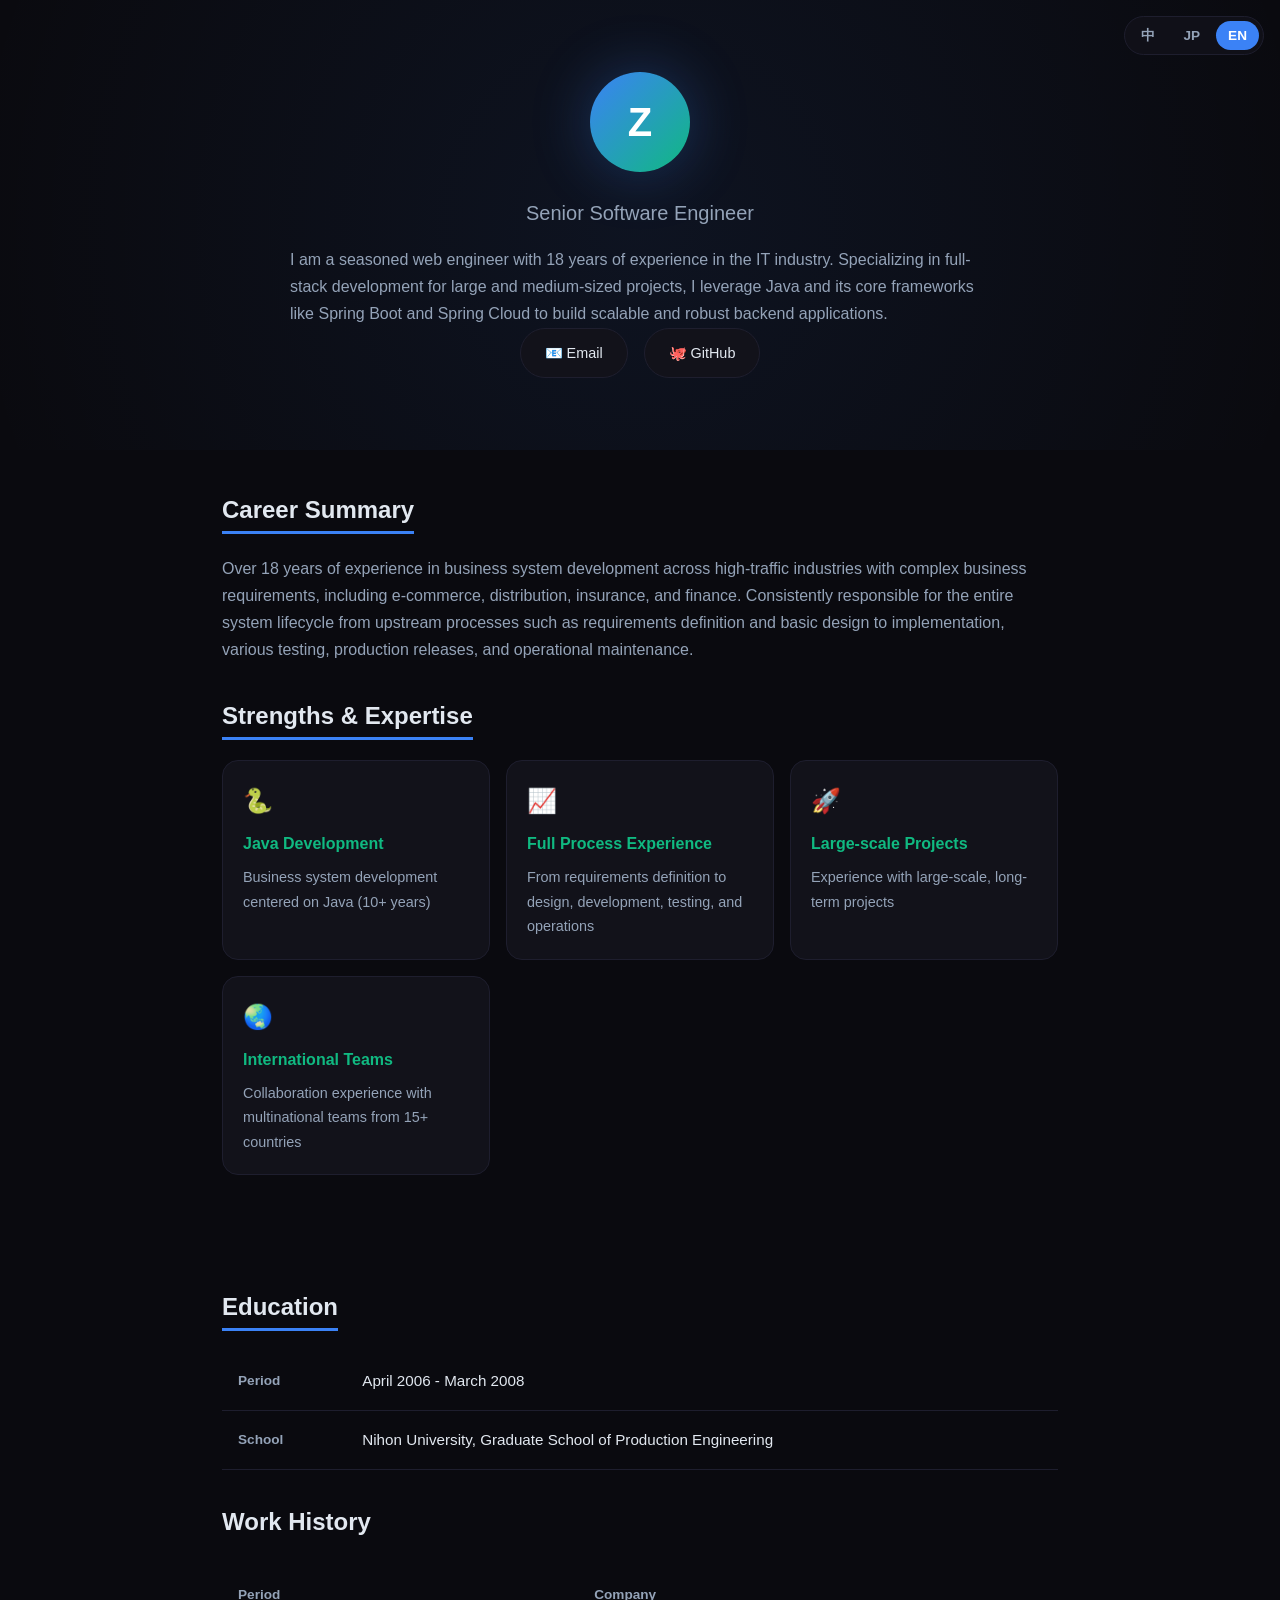
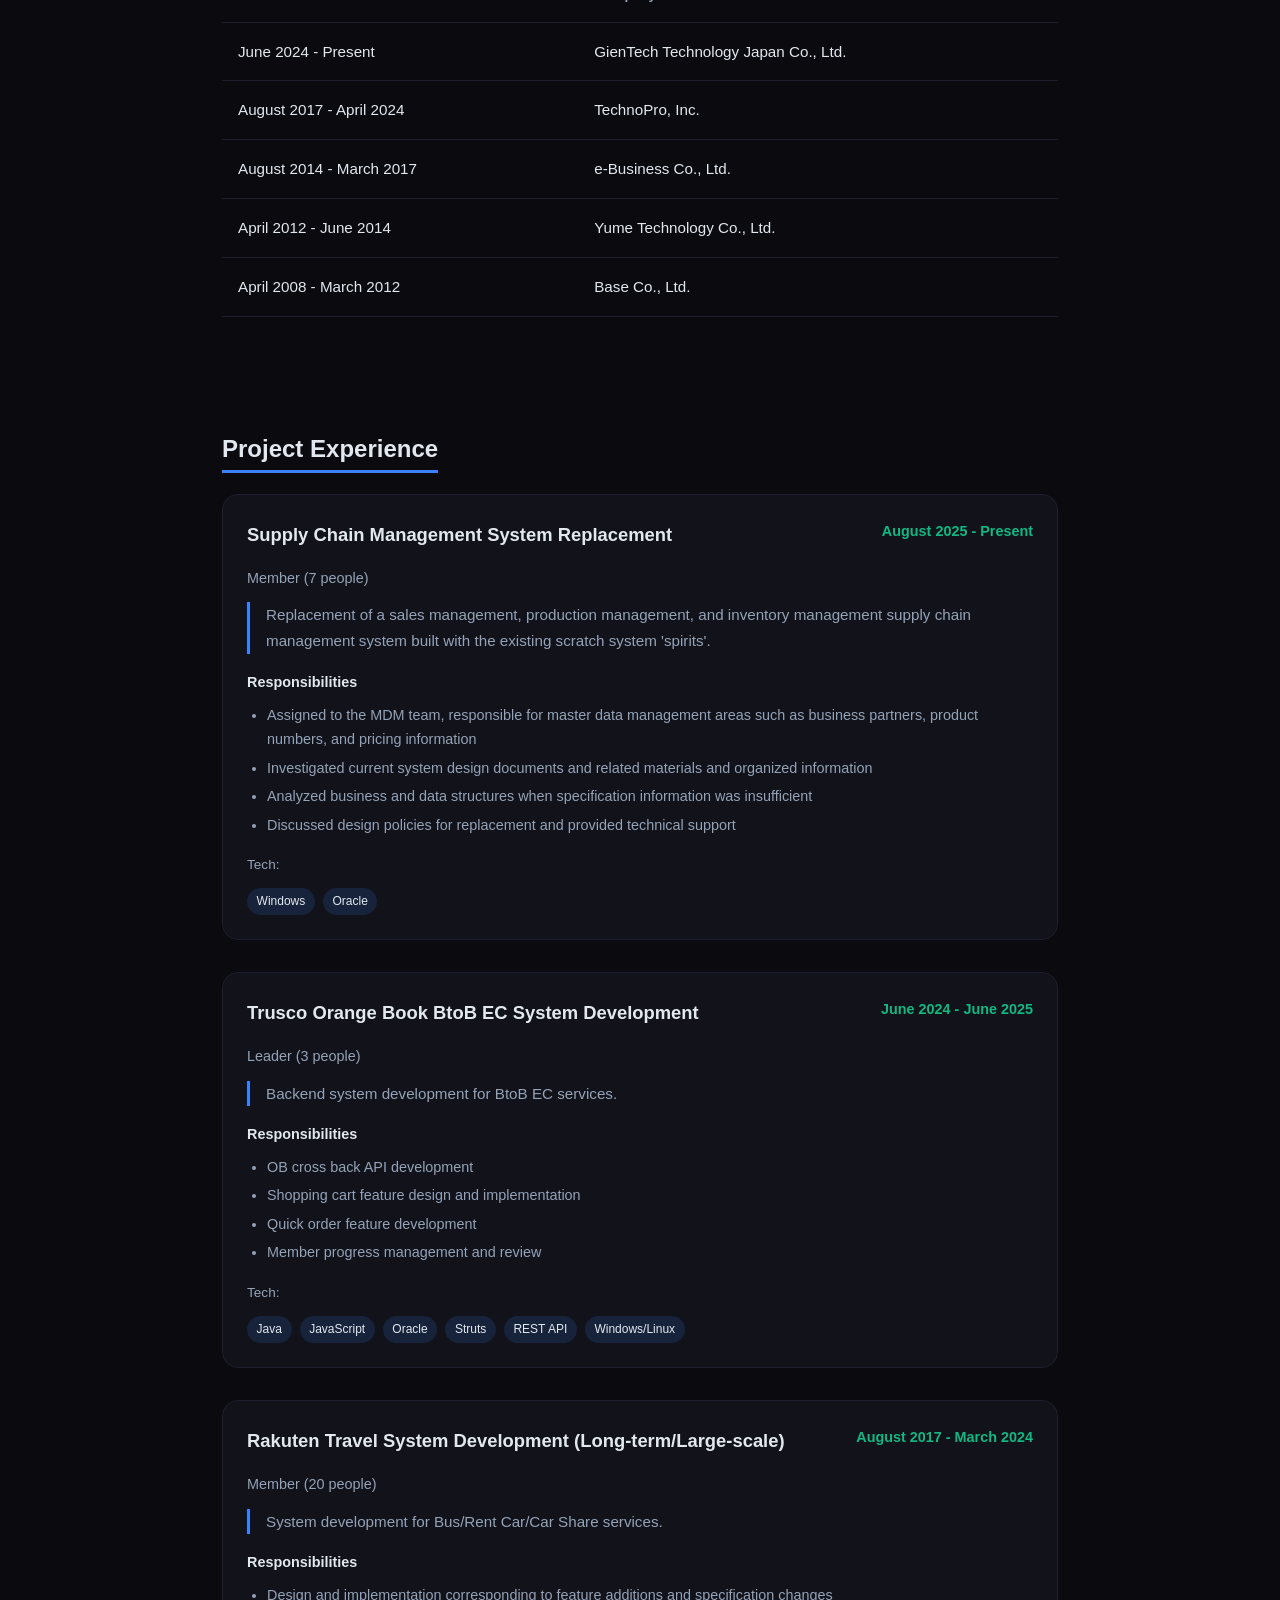
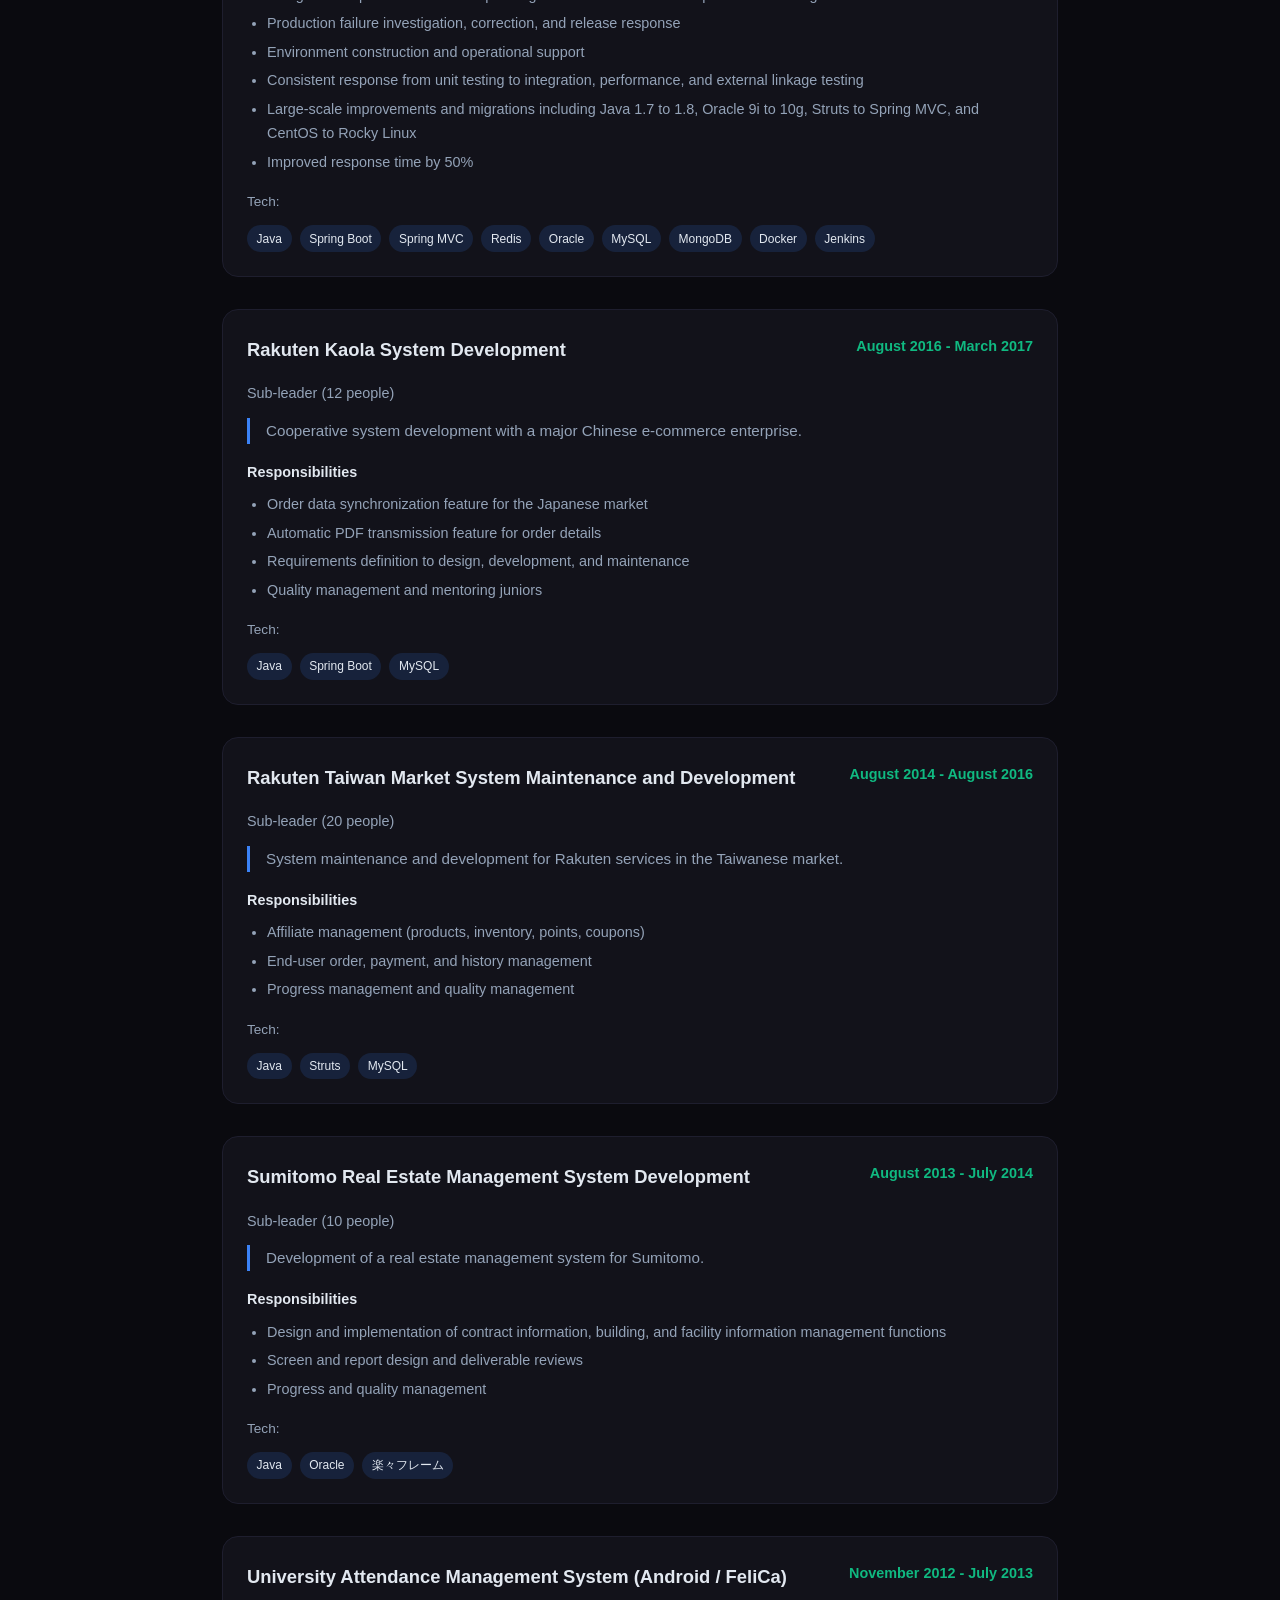
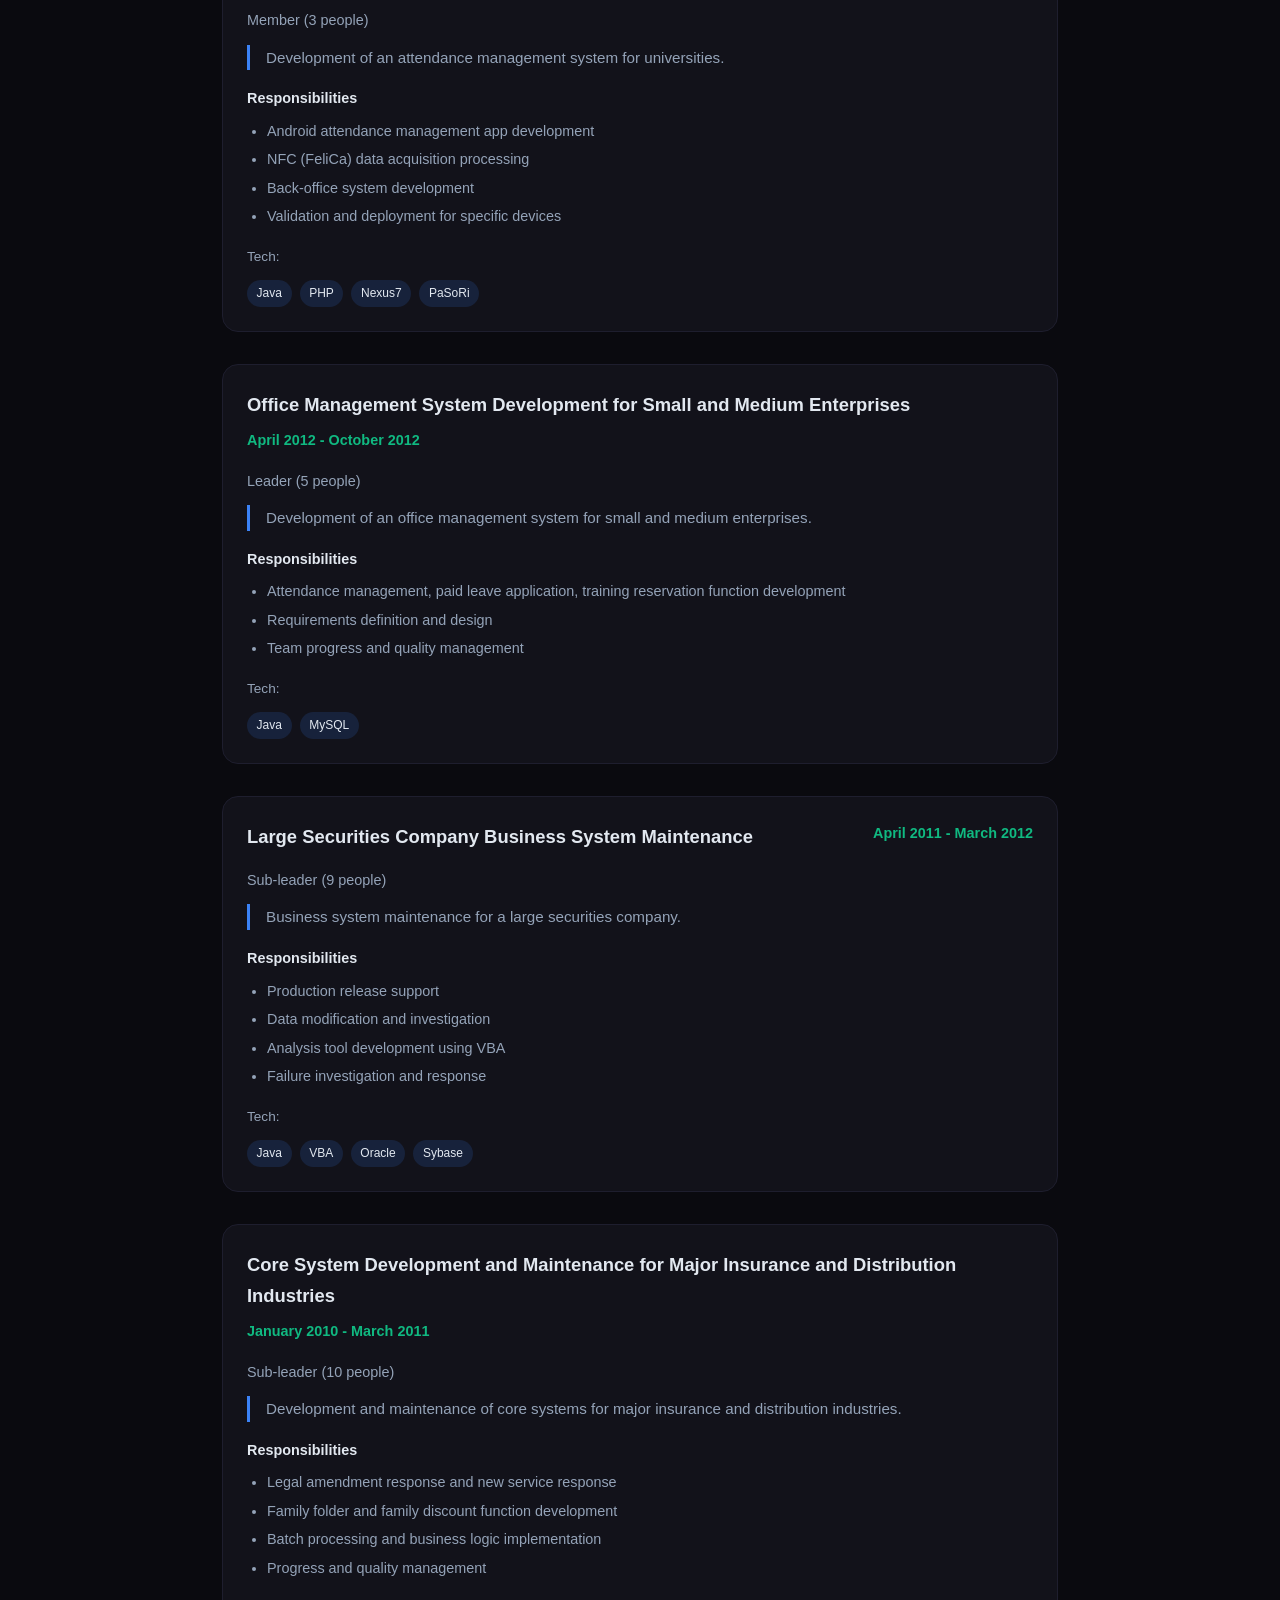
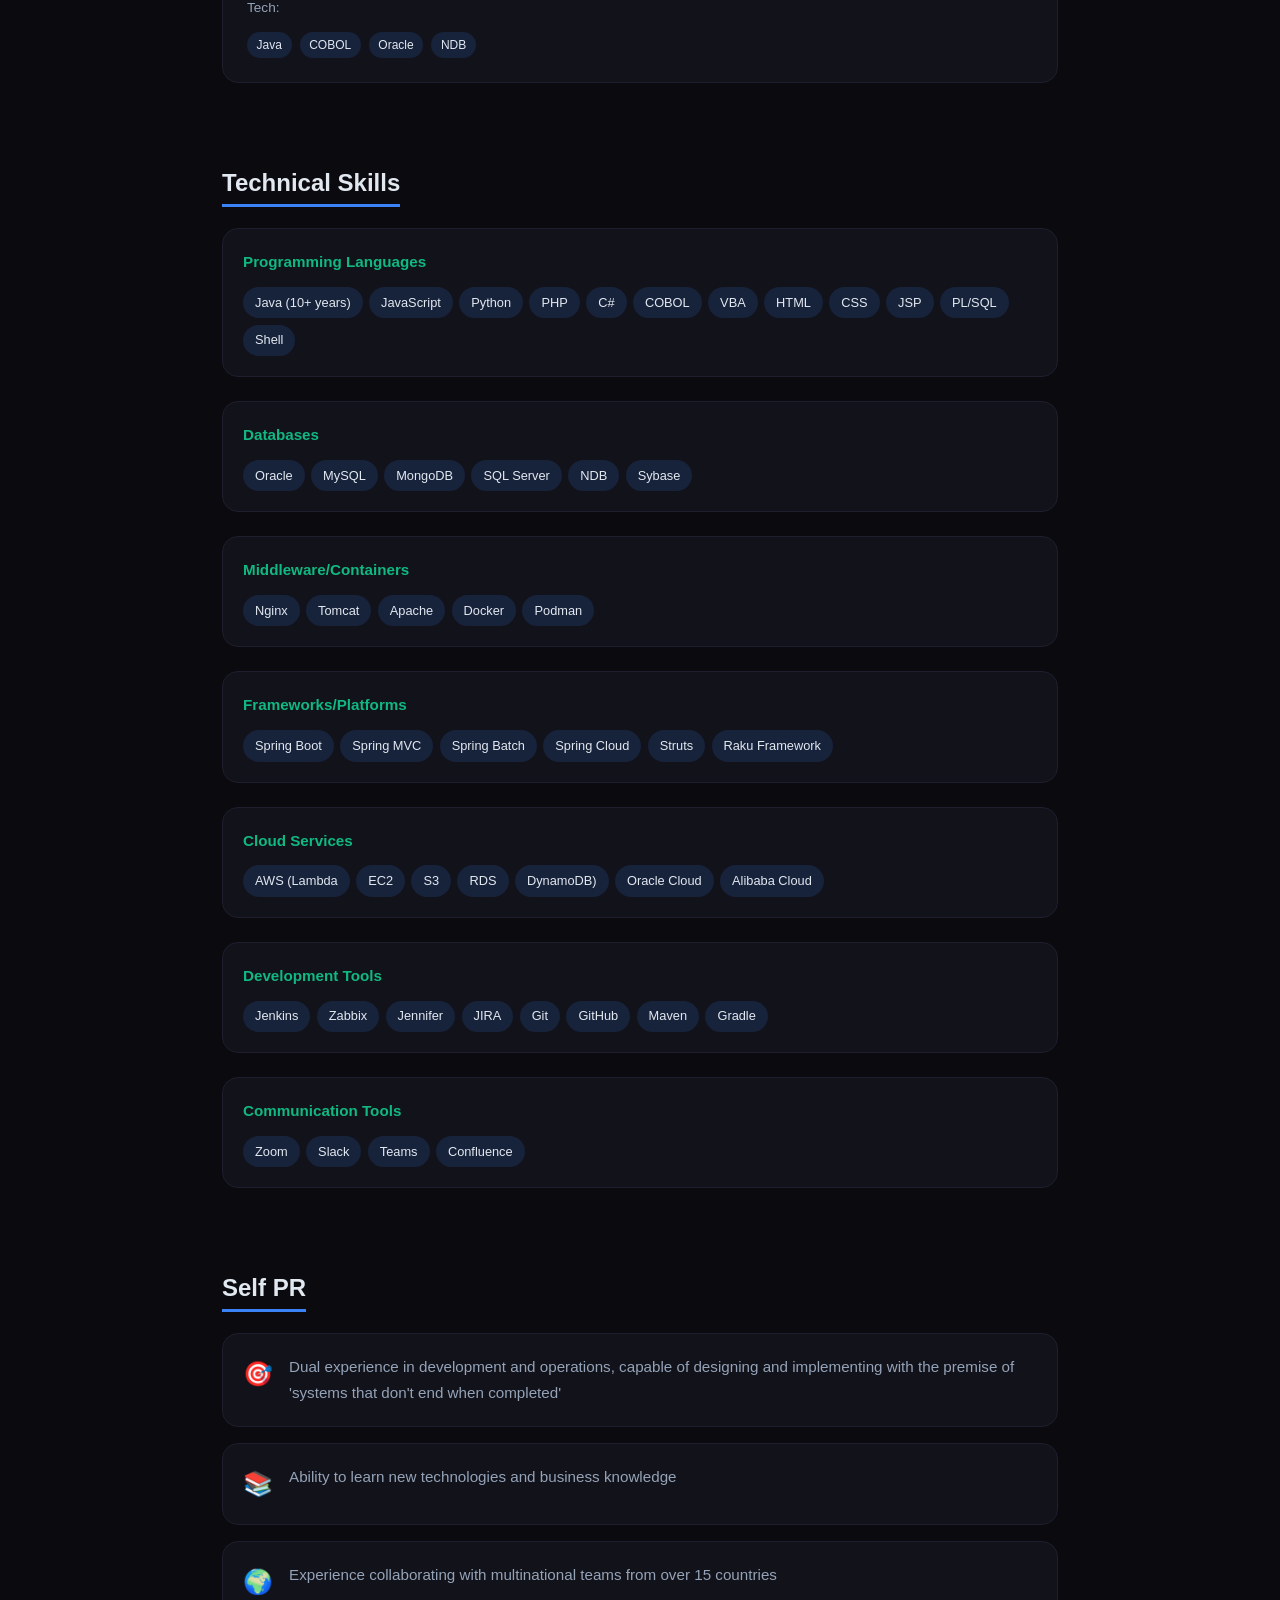
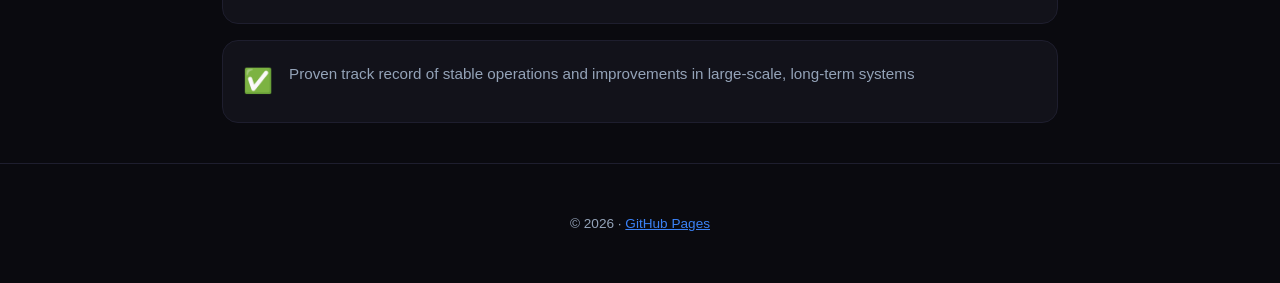
<file: index.html>
<!DOCTYPE html>
<html lang="ja">
<head>
    <meta charset="UTF-8">
    <meta name="viewport" content="width=device-width, initial-scale=1.0">
    <title>Resume</title>
    <link rel="stylesheet" href="style.css">
</head>
<body>
<div class="lang-bar">
    <button class="lang-btn" data-lang="zh">中</button>
    <button class="lang-btn" data-lang="ja">JP</button>
    <button class="lang-btn" data-lang="en">EN</button>
</div>

<div class="hero">
    <div class="hero-content">
        <div class="avatar">Z</div>
        <h1 data-t="name" style="display:none">Z</h1>
        <p class="subtitle" data-t="title">シニアソフトウェアエンジニア</p>
        <p class="summary" data-t="summary">18年以上わたり業務系システム開発に従事。要件定義・基本設計などの上流工程から実装・各種テスト・本番リリース・運用保守まで、システムライフサイクル全体を一貫して担当。</p>
        <div class="contact-links">
            <a class="contact-link" href="mailto:znbwork@gmail.com">📧 <span data-t="email">メール</span></a>
            <a class="contact-link" href="https://github.com/znbwork" target="_blank">🐙 GitHub</a>
        </div>
    </div>
</div>

<section>
    <h2><span data-t="summary_title">職務経歴概要</span></h2>
    <p class="section-note" data-t="summary_text">18年以上にわたり業務系システム開発に従事。要件定義・基本設計などの上流工程から実装・各種テスト・本番リリース・運用保守まで、システムライフサイクル全体を一貫して担当。</p>

    <h2 style="margin-top:2rem"><span data-t="strengths_title">強み・専門性</span></h2>
    <div class="strengths reveal">
        <div class="strength-item">
            <div class="icon">🐍</div>
            <h3 data-t="s1_title">Java開発</h3>
            <p data-t="s1_desc">Javaを中心とした業務システム開発（18年以上）</p>
        </div>
        <div class="strength-item">
            <div class="icon">📈</div>
            <h3 data-t="s2_title">全工程経験</h3>
            <p data-t="s2_desc">要件定義～設計～開発～テスト～運用まで</p>
        </div>
        <div class="strength-item">
            <div class="icon">🚀</div>
            <h3 data-t="s3_title">大規模案件</h3>
            <p data-t="s3_desc">大規模・長期プロジェクトの経験</p>
        </div>
        <div class="strength-item">
            <div class="icon">🌏</div>
            <h3 data-t="s4_title">国際チーム</h3>
            <p data-t="s4_desc">15カ国以上の多国籍チームでの協業</p>
        </div>
    </div>
</section>

<section>
    <h2><span data-t="edu_title">最終学歴</span></h2>
    <table class="education-table reveal">
        <tr>
            <th data-t="period">期間</th>
            <td data-t="period_edu">2006年 ～ 2008年</td>
        </tr>
        <tr>
            <th data-t="school_label">学校</th>
            <td data-t="school">日本大学 生産工学研究科 電気電子工学専攻</td>
        </tr>
    </table>

    <h2 style="margin-top:2rem" data-t="company_title">会社履歴</h2>
    <table class="company-table reveal">
        <tr>
            <th data-t="period">期間</th>
            <th data-t="company_name">会社名</th>
        </tr>
        <tr>
            <td data-t="c1_period">2024年06月 ～ 現在</td>
            <td data-t="c1">GienTech Japan株式会社</td>
        </tr>
        <tr>
            <td data-t="c2_period">2017年08月 ～ 2024年04月</td>
            <td data-t="c2">株式会社 TechnoPro</td>
        </tr>
        <tr>
            <td data-t="c3_period">2014年08月 ～ 2017年03月</td>
            <td data-t="c3">株式会社イー・ビジネス</td>
        </tr>
        <tr>
            <td data-t="c4_period">2012年04月 ～ 2014年06月</td>
            <td data-t="c4">株式会社夢テクノロジー</td>
        </tr>
        <tr>
            <td data-t="c5_period">2008年04月 ～ 2012年03月</td>
            <td data-t="c5">ベース株式会社</td>
        </tr>
    </table>
</section>

<section>
    <h2><span data-t="proj_title">職務経歴詳細</span></h2>
    <div class="project-list reveal">
        <div class="project">
            <div class="project-header">
                <h3 data-t="p1_title">サプライチェーン管理システム リプレース</h3>
                <div class="period" data-t="p1_period">2025年08月 ～</div>
            </div>
            <div class="role" data-t="p1_role">メンバー（7名）</div>
            <div class="overview" data-t="p1_overview">既存スクラッチシステム「spirits」により構築された販売管理・生産管理・在庫管理を含むサプライチェーン管理システムのリプレース。</div>
            <h4 data-t="p1_duties_title">担当内容</h4>
            <ul>
                <li data-t="p1_d1">MDMチームに所属し、取引先・品番・価格情報などのマスタ管理領域を担当</li>
                <li data-t="p1_d2">現行システム設計書・関連資料の調査および情報整理</li>
                <li data-t="p1_d3">仕様情報が不足する状況下での業務・データ構造の分析</li>
                <li data-t="p1_d4">リプレースに向けた設計方針検討および技術的支援</li>
            </ul>
            <div class="tech-env">
                <span class="tech-env-title" data-t="tech_env">技術環境：</span>
                <span class="tech-tag">Windows</span><span class="tech-tag">Oracle</span>
            </div>
        </div>

        <div class="project">
            <div class="project-header">
                <h3 data-t="p2_title">トラスコ オレンジブック BtoB ECシステム開発</h3>
                <div class="period" data-t="p2_period">2024年06月 ～ 2025年06月</div>
            </div>
            <div class="role" data-t="p2_role">リーダー（3名）</div>
            <div class="overview" data-t="p2_overview">BtoB ECサービスにおけるバックエンドシステム開発。</div>
            <h4 data-t="p2_duties_title">担当内容</h4>
            <ul>
                <li data-t="p2_d1">OBクロスバックAPI開発</li>
                <li data-t="p2_d2">買い物カゴ機能の設計・実装</li>
                <li data-t="p2_d3">クイックオーダー機能の開発</li>
                <li data-t="p2_d4">メンバー進捗管理およびレビュー</li>
            </ul>
            <div class="tech-env">
                <span class="tech-env-title" data-t="tech_env">技術環境：</span>
                <span class="tech-tag">Java</span><span class="tech-tag">JavaScript</span><span class="tech-tag">Oracle</span><span class="tech-tag">Struts</span><span class="tech-tag">REST API</span><span class="tech-tag">Windows/Linux</span>
            </div>
        </div>

        <div class="project">
            <div class="project-header">
                <h3 data-t="p3_title">楽天トラベル システム開発</h3>
                <div class="period" data-t="p3_period">2017年08月 ～ 2024年03月</div>
            </div>
            <div class="role" data-t="p3_role">メンバー（20名）</div>
            <div class="overview" data-t="p3_overview">Bus / Rent Car / Car Share サービスの長期・大規模システム開発。</div>
            <h4 data-t="p3_duties_title">担当内容</h4>
            <ul>
                <li data-t="p3_d1">機能追加・仕様変更に伴う設計および実装</li>
                <li data-t="p3_d2">本番障害の調査・修正およびリリース対応</li>
                <li data-t="p3_d3">環境構築および運用サポート</li>
                <li data-t="p3_d4">UT～結合・性能・外部連携テストまで一貫対応</li>
                <li data-t="p3_d5">大規模マイグレーション: Java 1.7→1.8, Struts→Spring MVC, Oracle 9i→10g</li>
                <li data-t="p3_d6">検索処理見直しによりレスポンスタイム50%改善</li>
            </ul>
            <div class="tech-env">
                <span class="tech-env-title" data-t="tech_env">技術環境：</span>
                <span class="tech-tag">Java</span><span class="tech-tag">Spring Boot</span><span class="tech-tag">Spring MVC</span><span class="tech-tag">Redis</span><span class="tech-tag">Oracle</span><span class="tech-tag">MySQL</span><span class="tech-tag">MongoDB</span><span class="tech-tag">Docker</span><span class="tech-tag">Jenkins</span>
            </div>
        </div>

        <div class="project">
            <div class="project-header">
                <h3 data-t="p4_title">楽天 Kaola システム開発</h3>
                <div class="period" data-t="p4_period">2016年08月 ～ 2017年03月</div>
            </div>
            <div class="role" data-t="p4_role">サブリーダー（12名）</div>
            <div class="overview" data-t="p4_overview">中国大手EC企業との連携システム開発。</div>
            <h4 data-t="p4_duties_title">担当内容</h4>
            <ul>
                <li data-t="p4_d1">日本市場注文データ同期機能</li>
                <li data-t="p4_d2">注文内容PDF自動送信機能</li>
                <li data-t="p4_d3">要件定義～設計～開発～保守</li>
                <li data-t="p4_d4">品質管理・後輩指導</li>
            </ul>
            <div class="tech-env">
                <span class="tech-env-title" data-t="tech_env">技術環境：</span>
                <span class="tech-tag">Java</span><span class="tech-tag">Spring Boot</span><span class="tech-tag">MySQL</span>
            </div>
        </div>

        <div class="project">
            <div class="project-header">
                <h3 data-t="p5_title">楽天 台湾市場 システム</h3>
                <div class="period" data-t="p5_period">2014年08月 ～ 2016年08月</div>
            </div>
            <div class="role" data-t="p5_role">サブリーダー（20名）</div>
            <div class="overview" data-t="p5_overview">楽天台湾市場のシステム保守・開発。</div>
            <h4 data-t="p5_duties_title">担当内容</h4>
            <ul>
                <li data-t="p5_d1">加盟店管理（商品・在庫・ポイント・クーポン）</li>
                <li data-t="p5_d2">エンドユーザー向け注文・決済・履歴管理</li>
                <li data-t="p5_d3">進捗管理・品質管理</li>
            </ul>
            <div class="tech-env">
                <span class="tech-env-title" data-t="tech_env">技術環境：</span>
                <span class="tech-tag">Java</span><span class="tech-tag">Struts</span><span class="tech-tag">MySQL</span>
            </div>
        </div>

        <div class="project">
            <div class="project-header">
                <h3 data-t="p6_title">三井住友系 マンション管理システム</h3>
                <div class="period" data-t="p6_period">2013年08月 ～ 2014年07月</div>
            </div>
            <div class="role" data-t="p6_role">サブリーダー（10名）</div>
            <div class="overview" data-t="p6_overview">三井住友不動産向け管理システム開発。</div>
            <h4 data-t="p6_duties_title">担当内容</h4>
            <ul>
                <li data-t="p6_d1">契約情報／建物・設備情報管理機能の設計・実装</li>
                <li data-t="p6_d2">画面・帳票設計</li>
                <li data-t="p6_d3">進捗管理・品質管理</li>
            </ul>
            <div class="tech-env">
                <span class="tech-env-title" data-t="tech_env">技術環境：</span>
                <span class="tech-tag">Java</span><span class="tech-tag">Oracle</span><span class="tech-tag">楽々フレーム</span>
            </div>
        </div>

        <div class="project">
            <div class="project-header">
                <h3 data-t="p7_title">大学向け 出席管理システム</h3>
                <div class="period" data-t="p7_period">2012年11月 ～ 2013年07月</div>
            </div>
            <div class="role" data-t="p7_role">メンバー（3名）</div>
            <div class="overview" data-t="p7_overview">Android + FeliCa(NFC) を使用した大學出席管理システム。</div>
            <h4 data-t="p7_duties_title">担当内容</h4>
            <ul>
                <li data-t="p7_d1">Android出席管理アプリ開発</li>
                <li data-t="p7_d2">NFC（FeliCa）データ取得処理</li>
                <li data-t="p7_d3">バックオフィスシステム開発</li>
                <li data-t="p7_d4">特定デバイス向け検証・導入</li>
            </ul>
            <div class="tech-env">
                <span class="tech-env-title" data-t="tech_env">技術環境：</span>
                <span class="tech-tag">Java</span><span class="tech-tag">PHP</span><span class="tech-tag">Nexus7</span><span class="tech-tag">PaSoRi</span>
            </div>
        </div>

        <div class="project">
            <div class="project-header">
                <h3 data-t="p8_title">中小企業向け 事務管理システム</h3>
                <div class="period" data-t="p8_period">2012年04月 ～ 2012年10月</div>
            </div>
            <div class="role" data-t="p8_role">リーダー（5名）</div>
            <div class="overview" data-t="p8_overview">勤怠管理・有給申請・研修予約システムの開発。</div>
            <h4 data-t="p8_duties_title">担当内容</h4>
            <ul>
                <li data-t="p8_d1">勤怠管理／有給申請／研修予約機能開発</li>
                <li data-t="p8_d2">要件定義・設計</li>
                <li data-t="p8_d3">チーム進捗・品質管理</li>
            </ul>
            <div class="tech-env">
                <span class="tech-env-title" data-t="tech_env">技術環境：</span>
                <span class="tech-tag">Java</span><span class="tech-tag">MySQL</span>
            </div>
        </div>

        <div class="project">
            <div class="project-header">
                <h3 data-t="p9_title">大手証券会社 業務システム保守</h3>
                <div class="period" data-t="p9_period">2011年04月 ～ 2012年03月</div>
            </div>
            <div class="role" data-t="p9_role">サブリーダー（9名）</div>
            <div class="overview" data-t="p9_overview">大手証券会社の業務システム保守。</div>
            <h4 data-t="p9_duties_title">担当内容</h4>
            <ul>
                <li data-t="p9_d1">本番リリース対応</li>
                <li data-t="p9_d2">データ修正・調査</li>
                <li data-t="p9_d3">VBAによる分析ツール開発</li>
                <li data-t="p9_d4">障害調査・対応</li>
            </ul>
            <div class="tech-env">
                <span class="tech-env-title" data-t="tech_env">技術環境：</span>
                <span class="tech-tag">Java</span><span class="tech-tag">VBA</span><span class="tech-tag">Oracle</span><span class="tech-tag">Sybase</span>
            </div>
        </div>

        <div class="project">
            <div class="project-header">
                <h3 data-t="p10_title">大手保険業・流通業 基幹システム</h3>
                <div class="period" data-t="p10_period">2010年01月 ～ 2011年03月</div>
            </div>
            <div class="role" data-t="p10_role">サブリーダー（10名）</div>
            <div class="overview" data-t="p10_overview">大手保険業・流通業向け基幹システムの開発・保守。</div>
            <h4 data-t="p10_duties_title">担当内容</h4>
            <ul>
                <li data-t="p10_d1">法改正対応・新サービス対応</li>
                <li data-t="p10_d2">家族フォルダ／家族割引機能開発</li>
                <li data-t="p10_d3">バッチ処理・業務ロジック実装</li>
                <li data-t="p10_d4">進捗・品質管理</li>
            </ul>
            <div class="tech-env">
                <span class="tech-env-title" data-t="tech_env">技術環境：</span>
                <span class="tech-tag">Java</span><span class="tech-tag">COBOL</span><span class="tech-tag">Oracle</span><span class="tech-tag">NDB</span>
            </div>
        </div>
    </div>
</section>

<section>
    <h2><span data-t="skill_title">Technical Skills</span></h2>
    <div class="skills-list reveal">
        <div class="skill-row" data-skill="skill_lang">
            <h3 data-t="skill_lang_label">Programming Languages</h3>
            <div class="skill-items" data-tags="skill_lang"></div>
        </div>
        <div class="skill-row" data-skill="skill_db">
            <h3 data-t="skill_db_label">Databases</h3>
            <div class="skill-items" data-tags="skill_db"></div>
        </div>
        <div class="skill-row" data-skill="skill_middleware">
            <h3 data-t="skill_middleware_label">Middleware/Containers</h3>
            <div class="skill-items" data-tags="skill_middleware"></div>
        </div>
        <div class="skill-row" data-skill="skill_fw">
            <h3 data-t="skill_fw_label">Frameworks/Platforms</h3>
            <div class="skill-items" data-tags="skill_fw"></div>
        </div>
        <div class="skill-row" data-skill="skill_cloud">
            <h3 data-t="skill_cloud_label">Cloud Services</h3>
            <div class="skill-items" data-tags="skill_cloud"></div>
        </div>
        <div class="skill-row" data-skill="skill_tools">
            <h3 data-t="skill_tools_label">Development Tools</h3>
            <div class="skill-items" data-tags="skill_tools"></div>
        </div>
        <div class="skill-row" data-skill="skill_comm">
            <h3 data-t="skill_comm_label">Communication Tools</h3>
            <div class="skill-items" data-tags="skill_comm"></div>
        </div>
    </div>
</section>

<section>
    <h2><span data-t="pr_title">自己PR</span></h2>
    <div class="pr-list reveal">
        <div class="pr-item">
            <div class="pr-icon">🎯</div>
            <div class="pr-text" data-t="pr1">開発と運用の両方を経験し、「作って終わりではないシステム」を前提に設計・実装可能</div>
        </div>
        <div class="pr-item">
            <div class="pr-icon">📚</div>
            <div class="pr-text" data-t="pr2">新技術・業務知識のキャッチアップ力</div>
        </div>
        <div class="pr-item">
            <div class="pr-icon">🌍</div>
            <div class="pr-text" data-t="pr3">15カ国以上の多国籍チームでの協業経験</div>
        </div>
        <div class="pr-item">
            <div class="pr-icon">✅</div>
            <div class="pr-text" data-t="pr4">大規模・長期システムにおける安定運用・改善実績</div>
        </div>
    </div>
</section>

<footer>
    <p>© 2026 · <a href="https://pages.github.com" style="color:var(--accent);" target="_blank">GitHub Pages</a></p>
</footer>

<script src="app.js"></script>
</body>
</html>
</file>
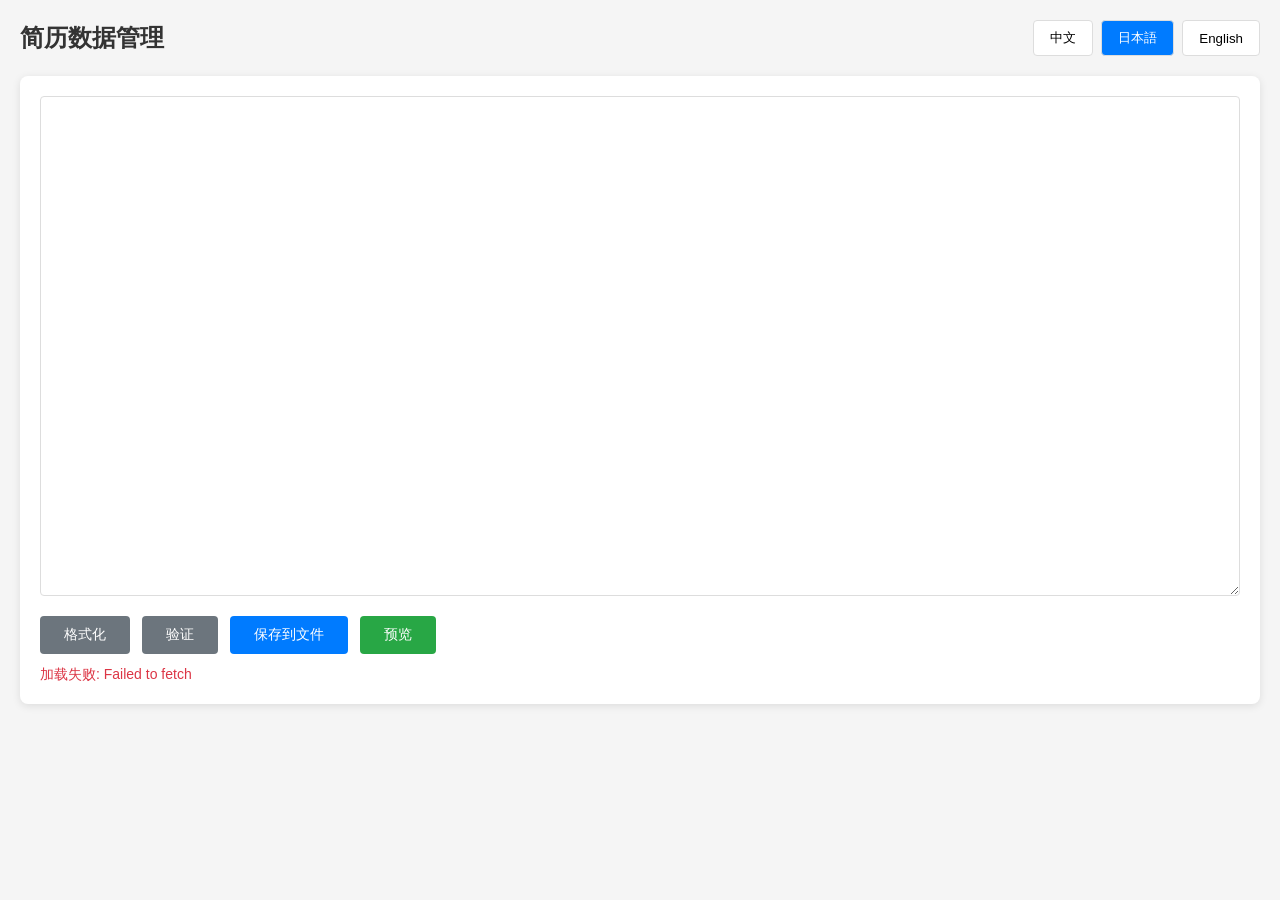
<file: admin.html>
<!DOCTYPE html>
<html lang="ja">
<head>
    <meta charset="UTF-8">
    <meta name="viewport" content="width=device-width, initial-scale=1.0">
    <title>简历管理</title>
    <style>
        * { box-sizing: border-box; margin: 0; padding: 0; }
        body { font-family: -apple-system, BlinkMacSystemFont, 'Segoe UI', Roboto, sans-serif; background: #f5f5f5; padding: 20px; }
        .header { display: flex; justify-content: space-between; align-items: center; margin-bottom: 20px; }
        h1 { font-size: 24px; color: #333; }
        .lang-bar { display: flex; gap: 8px; }
        .lang-btn { padding: 8px 16px; border: 1px solid #ddd; background: #fff; cursor: pointer; border-radius: 4px; }
        .lang-btn.active { background: #007bff; color: #fff; border-color: #007bft; }
        .editor { background: #fff; border-radius: 8px; padding: 20px; box-shadow: 0 2px 8px rgba(0,0,0,0.1); }
        .json-editor { width: 100%; min-height: 500px; font-family: monospace; font-size: 14px; padding: 12px; border: 1px solid #ddd; border-radius: 4px; resize: vertical; }
        .controls { display: flex; gap: 12px; margin-top: 16px; }
        .btn { padding: 10px 24px; border: none; border-radius: 4px; cursor: pointer; font-size: 14px; }
        .btn-primary { background: #007bff; color: #fff; }
        .btn-secondary { background: #6c757d; color: #fff; }
        .btn-success { background: #28a745; color: #fff; }
        .btn:disabled { opacity: 0.5; cursor: not-allowed; }
        .status { margin-top: 12px; font-size: 14px; }
        .status.success { color: #28a745; }
        .status.error { color: #dc3545; }
    </style>
</head>
<body>
    <div class="header">
        <h1>简历数据管理</h1>
        <div class="lang-bar">
            <button class="lang-btn" data-lang="zh">中文</button>
            <button class="lang-btn active" data-lang="ja">日本語</button>
            <button class="lang-btn" data-lang="en">English</button>
        </div>
    </div>

    <div class="editor">
        <textarea id="jsonEditor" class="json-editor"></textarea>
        <div class="controls">
            <button id="formatBtn" class="btn btn-secondary">格式化</button>
            <button id="validateBtn" class="btn btn-secondary">验证</button>
            <button id="saveBtn" class="btn btn-primary">保存到文件</button>
            <button id="previewBtn" class="btn btn-success">预览</button>
        </div>
        <div id="status" class="status"></div>
    </div>

    <script>
        const API_URL = `http://localhost:${location.port}/api/data`;
        let currentLang = 'ja';
        let jsonData = {};

        async function loadData() {
            try {
                const res = await fetch(API_URL);
                jsonData = await res.json();
                updateEditor();
                showStatus('加载成功', 'success');
            } catch (err) {
                showStatus('加载失败: ' + err.message, 'error');
            }
        }

        function updateEditor() {
            document.getElementById('jsonEditor').value = JSON.stringify(jsonData[currentLang], null, 2);
        }

        function showStatus(msg, type) {
            document.getElementById('status').textContent = msg;
            document.getElementById('status').className = 'status ' + type;
        }

        document.querySelectorAll('.lang-btn').forEach(btn => {
            btn.addEventListener('click', () => {
                document.querySelectorAll('.lang-btn').forEach(b => b.classList.remove('active'));
                btn.classList.add('active');
                currentLang = btn.dataset.lang;
                updateEditor();
            });
        });

        document.getElementById('formatBtn').addEventListener('click', () => {
            try {
                const data = JSON.parse(document.getElementById('jsonEditor').value);
                document.getElementById('jsonEditor').value = JSON.stringify(data, null, 2);
                showStatus('格式化成功', 'success');
            } catch (err) {
                showStatus('JSON格式错误: ' + err.message, 'error');
            }
        });

        document.getElementById('validateBtn').addEventListener('click', () => {
            try {
                JSON.parse(document.getElementById('jsonEditor').value);
                showStatus('验证通过', 'success');
            } catch (err) {
                showStatus('验证失败: ' + err.message, 'error');
            }
        });

        document.getElementById('saveBtn').addEventListener('click', async () => {
            const btn = document.getElementById('saveBtn');
            btn.disabled = true;

            try {
                const input = JSON.parse(document.getElementById('jsonEditor').value);
                jsonData[currentLang] = input;

                const res = await fetch(API_URL, {
                    method: 'POST',
                    headers: { 'Content-Type': 'application/json' },
                    body: JSON.stringify(jsonData)
                });

                if (res.ok) {
                    showStatus('保存成功', 'success');
                } else {
                    throw new Error('保存失败');
                }
            } catch (err) {
                showStatus('保存失败: ' + err.message, 'error');
            } finally {
                btn.disabled = false;
            }
        });

        document.getElementById('previewBtn').addEventListener('click', () => {
            window.open('index.html?lang=' + currentLang, '_blank');
        });

        loadData();
    </script>
</body>
</html>
</file>
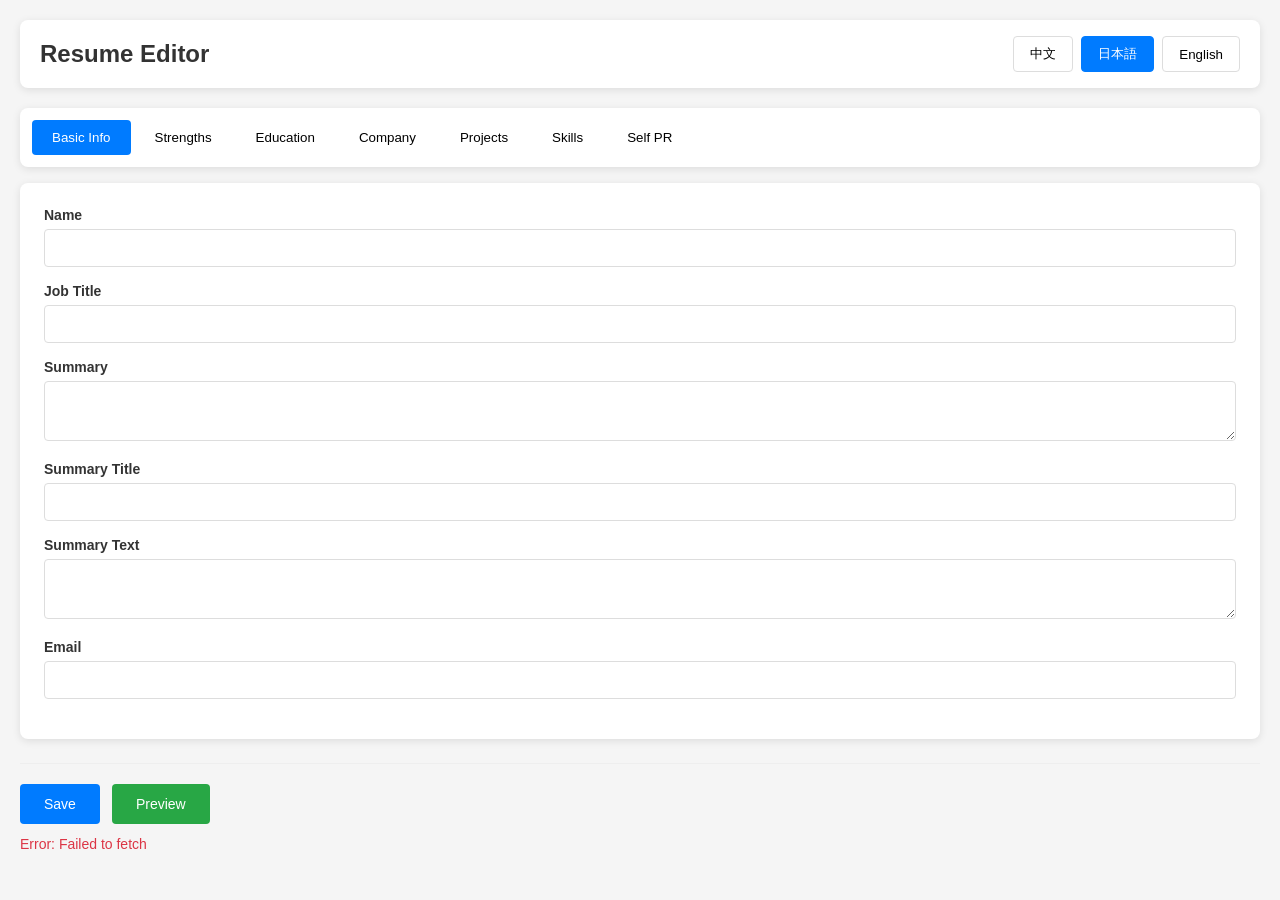
<file: editor.html>
<!DOCTYPE html>
<html lang="en">
<head>
    <meta charset="UTF-8">
    <meta name="viewport" content="width=device-width, initial-scale=1.0">
    <title data-t="ui_title">Resume Editor</title>
    <style>
        * { box-sizing: border-box; margin: 0; padding: 0; }
        body { font-family: -apple-system, BlinkMacSystemFont, 'Segoe UI', Roboto, sans-serif; background: #f5f5f5; padding: 20px; }
        .header { display: flex; justify-content: space-between; align-items: center; margin-bottom: 20px; background: #fff; padding: 16px 20px; border-radius: 8px; box-shadow: 0 2px 8px rgba(0,0,0,0.1); }
        h1 { font-size: 24px; color: #333; }
        .lang-bar { display: flex; gap: 8px; }
        .lang-btn { padding: 8px 16px; border: 1px solid #ddd; background: #fff; cursor: pointer; border-radius: 4px; }
        .lang-btn.active { background: #007bff; color: #fff; border-color: #007bff; }
        .tabs { display: flex; gap: 4px; margin-bottom: 16px; background: #fff; padding: 12px; border-radius: 8px; box-shadow: 0 2px 8px rgba(0,0,0,0.1); overflow-x: auto; flex-wrap: wrap; }
        .tab-btn { padding: 10px 20px; border: none; background: transparent; cursor: pointer; border-radius: 4px; white-space: nowrap; }
        .tab-btn.active { background: #007bff; color: #fff; }
        .editor-section { display: none; background: #fff; border-radius: 8px; padding: 24px; box-shadow: 0 2px 8px rgba(0,0,0,0.1); }
        .editor-section.active { display: block; }
        .form-group { margin-bottom: 16px; }
        .form-group label { display: block; font-weight: 600; margin-bottom: 6px; color: #333; font-size: 14px; }
        .form-group input, .form-group textarea { width: 100%; padding: 10px 12px; border: 1px solid #ddd; border-radius: 4px; font-size: 14px; }
        .form-group textarea { min-height: 60px; resize: vertical; }
        .form-row { display: grid; grid-template-columns: repeat(auto-fit, minmax(200px, 1fr)); gap: 16px; }
        .section-header { display: flex; justify-content: space-between; align-items: center; font-size: 16px; font-weight: 600; margin: 20px 0 12px; padding-bottom: 8px; border-bottom: 2px solid #007bff; color: #333; }
        .section-header:first-of-type { margin-top: 0; }
        .section-header .btn-del { background: #dc3545; color: #fff; padding: 4px 12px; font-size: 12px; border: none; border-radius: 4px; cursor: pointer; }
        .btn-add { background: #28a745; color: #fff; padding: 8px 16px; border: none; border-radius: 4px; cursor: pointer; font-size: 14px; margin-top: 12px; }
        .controls { display: flex; gap: 12px; margin-top: 24px; padding-top: 20px; border-top: 1px solid #eee; }
        .btn { padding: 12px 24px; border: none; border-radius: 4px; cursor: pointer; font-size: 14px; }
        .btn-primary { background: #007bff; color: #fff; }
        .btn-success { background: #28a745; color: #fff; }
        .btn:disabled { opacity: 0.5; cursor: not-allowed; }
        .status { margin-top: 12px; font-size: 14px; }
        .status.success { color: #28a745; }
        .status.error { color: #dc3545; }
    </style>
</head>
<body>
    <div class="header">
        <h1 data-t="ui_title">Resume Editor</h1>
        <div class="lang-bar">
            <button class="lang-btn" data-lang="zh">中文</button>
            <button class="lang-btn active" data-lang="ja">日本語</button>
            <button class="lang-btn" data-lang="en">English</button>
        </div>
    </div>

    <div class="tabs">
        <button class="tab-btn active" data-tab="basic" data-t="tab_basic">Basic Info</button>
        <button class="tab-btn" data-tab="strengths" data-t="tab_strengths">Strengths</button>
        <button class="tab-btn" data-tab="education" data-t="tab_education">Education</button>
        <button class="tab-btn" data-tab="company" data-t="tab_company">Company</button>
        <button class="tab-btn" data-tab="projects" data-t="tab_projects">Projects</button>
        <button class="tab-btn" data-tab="skills" data-t="tab_skills">Skills</button>
        <button class="tab-btn" data-tab="pr" data-t="tab_pr">Self PR</button>
    </div>

    <div class="editor">
        <!-- 基本信息 -->
        <div class="editor-section active" data-section="basic">
            <div class="form-group">
                <label data-t="lbl_name">Name</label>
                <input type="text" data-field="name">
            </div>
            <div class="form-group">
                <label data-t="lbl_title">Job Title</label>
                <input type="text" data-field="title">
            </div>
            <div class="form-group">
                <label data-t="lbl_summary">Summary</label>
                <textarea data-field="summary"></textarea>
            </div>
            <div class="form-group">
                <label data-t="lbl_summary_title">Summary Title</label>
                <input type="text" data-field="summary_title">
            </div>
            <div class="form-group">
                <label data-t="lbl_summary_text">Summary Text</label>
                <textarea data-field="summary_text"></textarea>
            </div>
            <div class="form-group">
                <label data-t="lbl_email">Email</label>
                <input type="text" data-field="email">
            </div>
        </div>

        <!-- 强项 -->
        <div class="editor-section" data-section="strengths">
            <div class="form-group">
                <label data-t="lbl_strengths_title">Strengths Title</label>
                <input type="text" data-field="strengths_title">
            </div>
            <div id="strengths-container"></div>
            <button class="btn-add" id="add-strength">+ Add Strength</button>
        </div>

        <!-- 学历 -->
        <div class="editor-section" data-section="education">
            <div class="form-group">
                <label data-t="lbl_edu_title">Education Title</label>
                <input type="text" data-field="edu_title">
            </div>
            <div id="education-container"></div>
            <button class="btn-add" id="add-education">+ Add Education</button>
        </div>

        <!-- 公司经历 -->
        <div class="editor-section" data-section="company">
            <div class="form-group">
                <label data-t="lbl_company_title">Company History</label>
                <input type="text" data-field="company_title">
            </div>
            <div class="form-group">
                <label data-t="lbl_company_name">Company Name</label>
                <input type="text" data-field="company_name">
            </div>
            <div id="company-container"></div>
            <button class="btn-add" id="add-company">+ Add Company</button>
        </div>

        <!-- 项目经验 -->
        <div class="editor-section" data-section="projects">
            <div class="form-group">
                <label data-t="lbl_proj_title">Projects</label>
                <input type="text" data-field="proj_title">
            </div>
            <div id="projects-container"></div>
            <button class="btn-add" id="add-project">+ Add Project</button>
        </div>

        <!-- 技术技能 -->
        <div class="editor-section" data-section="skills">
            <div class="form-group">
                <label data-t="lbl_skill_title">Skills</label>
                <input type="text" data-field="skill_title">
            </div>
            <div class="form-group">
                <label data-t="lbl_skill_lang">Programming Languages</label>
                <input type="text" data-field="skill_lang">
            </div>
            <div class="form-group">
                <label data-t="lbl_skill_os">Operating Systems</label>
                <input type="text" data-field="skill_os">
            </div>
            <div class="form-group">
                <label data-t="lbl_skill_db">Databases</label>
                <input type="text" data-field="skill_db">
            </div>
            <div class="form-group">
                <label>Middleware/Containers</label>
                <input type="text" data-field="skill_middleware">
            </div>
            <div class="form-group">
                <label data-t="lbl_skill_fw">Frameworks/Platforms</label>
                <input type="text" data-field="skill_fw">
            </div>
            <div class="form-group">
                <label data-t="lbl_skill_cloud">Cloud Services</label>
                <input type="text" data-field="skill_cloud">
            </div>
            <div class="form-group">
                <label data-t="lbl_skill_tools">Development Tools</label>
                <input type="text" data-field="skill_tools">
            </div>
            <div class="form-group">
                <label>Communication Tools</label>
                <input type="text" data-field="skill_comm">
            </div>
            <div class="form-group">
                <label data-t="lbl_tech_env">Tech Env Label</label>
                <input type="text" data-field="tech_env">
            </div>
        </div>

        <!-- 自我PR -->
        <div class="editor-section" data-section="pr">
            <div class="form-group">
                <label data-t="lbl_pr_title">Self PR</label>
                <input type="text" data-field="pr_title">
            </div>
            <div class="form-group">
                <label>PR 1</label>
                <textarea data-field="pr1"></textarea>
            </div>
            <div class="form-group">
                <label>PR 2</label>
                <textarea data-field="pr2"></textarea>
            </div>
            <div class="form-group">
                <label>PR 3</label>
                <textarea data-field="pr3"></textarea>
            </div>
            <div class="form-group">
                <label>PR 4</label>
                <textarea data-field="pr4"></textarea>
            </div>
        </div>

        <div class="controls">
            <button id="saveBtn" class="btn btn-primary" data-t="btn_save">Save</button>
            <button id="previewBtn" class="btn btn-success" data-t="btn_preview">Preview</button>
        </div>
        <div id="status" class="status"></div>
    </div>

    <script>
    (function() {
        var API_URL = 'http://localhost:' + location.port + '/api/data';
        var currentLang = 'ja';
        var jsonData = {};

        // 模板函数
        function strengthTemplate(index, data) {
            return '<div class="section-header" data-sindex="' + index + '">' +
                '<span>Strength ' + (index + 1) + '</span>' +
                '<button type="button" class="btn-del" onclick="removeItem(this, \'strengths\', ' + index + ')">Delete</button>' +
                '</div>' +
                '<div class="form-row">' +
                '<div class="form-group"><label>Title <input type="text" data-field="s' + (index + 1) + '_title" value="' + (data ? data.title : '') + '"></label></div>' +
                '<div class="form-group"><label>Description <input type="text" data-field="s' + (index + 1) + '_desc" value="' + (data ? data.desc : '') + '"></label></div>' +
                '</div>';
        }

        function companyTemplate(index, data) {
            return '<div class="section-header" data-cindex="' + index + '">' +
                '<span>Company ' + (index + 1) + '</span>' +
                '<button type="button" class="btn-del" onclick="removeItem(this, \'company\', ' + index + ')">Delete</button>' +
                '</div>' +
                '<div class="form-row">' +
                '<div class="form-group"><label>Name <input type="text" data-field="c' + (index + 1) + '" value="' + (data ? data.name : '') + '"></label></div>' +
                '<div class="form-group"><label>Period <input type="text" data-field="c' + (index + 1) + '_period" value="' + (data ? data.period : '') + '"></label></div>' +
                '</div>';
        }

function projectTemplate(index, data) {
            return '<div class="section-header" data-pindex="' + index + '">' +
                '<span>Project ' + (index + 1) + '</span>' +
                '<button type="button" class="btn-del" onclick="removeItem(this, \'projects\', ' + index + ')">Delete</button>' +
                '</div>' +
                '<div class="form-group"><label>Title <input type="text" data-field="p' + (index + 1) + '_title" value="' + (data ? data.title : '') + '"></label></div>' +
                '<div class="form-row">' +
                '<div class="form-group"><label>Role <input type="text" data-field="p' + (index + 1) + '_role" value="' + (data ? data.role : '') + '"></label></div>' +
                '<div class="form-group"><label>Period <input type="text" data-field="p' + (index + 1) + '_period" value="' + (data ? data.period : '') + '"></label></div>' +
                '</div>' +
                '<div class="form-group"><label>Overview <textarea data-field="p' + (index + 1) + '_overview">' + (data ? data.overview : '') + '</textarea></div>';
        }

        function educationTemplate(index, data) {
            return '<div class="section-header" data-eindex="' + index + '">' +
                '<span>Education ' + (index + 1) + '</span>' +
                '<button type="button" class="btn-del" onclick="removeItem(this, \'education\', ' + index + ')">Delete</button>' +
                '</div>' +
                '<div class="form-group"><label>Period <input type="text" data-field="period_edu' + (index > 0 ? '_' + (index + 1) : '') + '" value="' + (data ? data.period : '') + '" placeholder="Period"></label></div>' +
                '<div class="form-group"><label>School <input type="text" data-field="school' + (index > 0 ? '_' + (index + 1) : '') + '" value="' + (data ? data.school : '') + '" placeholder="School name"></label></div>' +
                '<div class="form-group"><label>Major <input type="text" data-field="major' + (index > 0 ? '_' + (index + 1) : '') + '" value="' + (data ? data.major : '') + '" placeholder="Major"></label></div>';
        }

        // 全局函数供 onclick 调用
        window.removeItem = function(btn, type, index) {
            if (type === 'strengths') {
                document.querySelector('[data-sindex="' + index + '"]').nextElementSibling.remove();
                document.querySelector('[data-sindex="' + index + '"]').remove();
            } else if (type === 'company') {
                document.querySelector('[data-cindex="' + index + '"]').nextElementSibling.remove();
                document.querySelector('[data-cindex="' + index + '"]').remove();
            } else if (type === 'education') {
                var el = document.querySelector('[data-eindex="' + index + '"]');
                var next = el.nextElementSibling;
                while (next && !next.classList.contains('section-header')) {
                    var temp = next.nextElementSibling;
                    next.remove();
                    next = temp;
                }
                el.remove();
            } else if (type === 'projects') {
                var el = document.querySelector('[data-pindex="' + index + '"]');
                var next = el.nextElementSibling;
                while (next && !next.classList.contains('section-header')) {
                    var temp = next.nextElementSibling;
                    next.remove();
                    next = temp;
                }
                el.remove();
            }
        };

        async function loadData() {
            try {
                var res = await fetch(API_URL);
                jsonData = await res.json();
                fillAllForms();
                renderDynamicSections();
                updateLabels();
            } catch (err) {
                showStatus('Error: ' + err.message, 'error');
            }
        }

        function renderDynamicSections() {
            var data = jsonData[currentLang] || {};
            var container;

            // 强项
            container = document.getElementById('strengths-container');
            container.innerHTML = '';
            for (var i = 1; i <= 4; i++) {
                if (data['s' + i + '_title']) {
                    container.innerHTML += strengthTemplate(i - 1, {title: data['s' + i + '_title'], desc: data['s' + i + '_desc']});
                }
            }

            // 学历
            container = document.getElementById('education-container');
            container.innerHTML = '';
            // 第一个学历
            if (data['period_edu'] || data['school'] || data['major']) {
                container.innerHTML += educationTemplate(0, {period: data['period_edu'], school: data['school'], major: data['major']});
            }
            // 额外的学历
            for (var i = 2; i <= 3; i++) {
                if (data['period_edu_' + i] || data['school_' + i] || data['major_' + i]) {
                    container.innerHTML += educationTemplate(i - 1, {period: data['period_edu_' + i], school: data['school_' + i], major: data['major_' + i]});
                }
            }

            // 公司
            container = document.getElementById('company-container');
            container.innerHTML = '';
            for (var i = 1; i <= 5; i++) {
                if (data['c' + i]) {
                    container.innerHTML += companyTemplate(i - 1, {name: data['c' + i], period: data['c' + i + '_period']});
                }
            }

            // 项目
            container = document.getElementById('projects-container');
            container.innerHTML = '';
            for (var i = 1; i <= 10; i++) {
                if (data['p' + i + '_title']) {
                    container.innerHTML += projectTemplate(i - 1, {
                        title: data['p' + i + '_title'],
                        role: data['p' + i + '_role'],
                        period: data['p' + i + '_period'],
                        overview: data['p' + i + '_overview'] || ''
                    });
                }
            }
        }

        function fillAllForms() {
            var data = jsonData[currentLang] || {};
            var fields = document.querySelectorAll('[data-field]:not([data-sindex]):not([data-cindex]):not([data-pindex])');
            for (var i = 0; i < fields.length; i++) {
                var field = fields[i];
                var key = field.getAttribute('data-field');
                field.value = data[key] || '';
            }
        }

        function updateLabels() {
            var data = jsonData[currentLang] || {};
            var uiKeys = [
                'ui_title', 'tab_basic', 'tab_strengths', 'tab_education', 'tab_company', 
                'tab_projects', 'tab_skills', 'tab_pr', 'btn_save', 'btn_preview',
                'lbl_name', 'lbl_title', 'lbl_summary', 'lbl_summary_title', 'lbl_summary_text', 'lbl_email',
                'lbl_strengths_title', 'lbl_edu_title', 'lbl_period', 'lbl_school_label', 'lbl_school',
                'lbl_company_title', 'lbl_company_name', 'lbl_proj_title', 'lbl_skill_title',
                'lbl_skill_lang', 'lbl_skill_os', 'lbl_skill_db', 'lbl_skill_fw', 'lbl_skill_cloud', 'lbl_skill_tools', 'lbl_tech_env',
                'lbl_pr_title', 'lbl_major'
            ];
            for (var k = 0; k < uiKeys.length; k++) {
                var uk = uiKeys[k];
                var uEls = document.querySelectorAll('[data-t="' + uk + '"]');
                for (var m = 0; m < uEls.length; m++) {
                    if (data[uk]) {
                        var el = uEls[m];
                        if (el.tagName === 'TITLE') {
                            document.title = data[uk];
                        } else {
                            el.textContent = data[uk];
                        }
                    }
                }
            }
        }

        function showStatus(msg, type) {
            var statusEl = document.getElementById('status');
            statusEl.textContent = msg;
            statusEl.className = 'status ' + type;
        }

        function collectData() {
            var data = {};
            var fields = document.querySelectorAll('[data-field]');
            for (var i = 0; i < fields.length; i++) {
                var field = fields[i];
                if (field.value) {
                    data[field.getAttribute('data-field')] = field.value;
                }
            }
            return data;
        }

        var langBtns = document.querySelectorAll('.lang-btn');
        for (var i = 0; i < langBtns.length; i++) {
            langBtns[i].addEventListener('click', function() {
                document.querySelectorAll('.lang-btn').forEach(function(b) { b.classList.remove('active'); });
                this.classList.add('active');
                currentLang = this.getAttribute('data-lang');
                fillAllForms();
                renderDynamicSections();
                updateLabels();
            });
        }

        var tabBtns = document.querySelectorAll('.tab-btn');
        for (var i = 0; i < tabBtns.length; i++) {
            tabBtns[i].addEventListener('click', function() {
                document.querySelectorAll('.tab-btn').forEach(function(t) { t.classList.remove('active'); });
                document.querySelectorAll('.editor-section').forEach(function(s) { s.classList.remove('active'); });
                this.classList.add('active');
                document.querySelector('[data-section="' + this.getAttribute('data-tab') + '"]').classList.add('active');
            });
        }

        document.getElementById('saveBtn').addEventListener('click', async function() {
            var btn = document.getElementById('saveBtn');
            btn.disabled = true;
            try {
                var formData = collectData();
                jsonData[currentLang] = Object.assign({}, jsonData[currentLang], formData);
                var res = await fetch(API_URL, {
                    method: 'POST',
                    headers: { 'Content-Type': 'application/json' },
                    body: JSON.stringify(jsonData)
                });
                if (res.ok) showStatus('Saved', 'success');
                else throw new Error('Save failed');
            } catch (err) {
                showStatus('Error: ' + err.message, 'error');
            } finally {
                btn.disabled = false;
            }
        });

        document.getElementById('previewBtn').addEventListener('click', function() {
            window.open('index.html?lang=' + currentLang, '_blank');
        });

        // 添加按钮事件
        document.getElementById('add-strength').addEventListener('click', function() {
            var container = document.getElementById('strengths-container');
            var count = container.querySelectorAll('.section-header').length;
            if (count < 4) {
                container.innerHTML += strengthTemplate(count, null);
            }
        });

        document.getElementById('add-education').addEventListener('click', function() {
            var container = document.getElementById('education-container');
            var count = container.querySelectorAll('.section-header').length;
            if (count < 3) {
                container.innerHTML += educationTemplate(count, null);
            }
        });

        document.getElementById('add-company').addEventListener('click', function() {
            var container = document.getElementById('company-container');
            var count = container.querySelectorAll('.section-header').length;
            if (count < 5) {
                container.innerHTML += companyTemplate(count, null);
            }
        });

        document.getElementById('add-project').addEventListener('click', function() {
            var container = document.getElementById('projects-container');
            var count = container.querySelectorAll('.section-header').length;
            if (count < 10) {
                container.innerHTML += projectTemplate(count, null);
            }
        });

        loadData();
    })();
    </script>
</body>
</html>
</file>
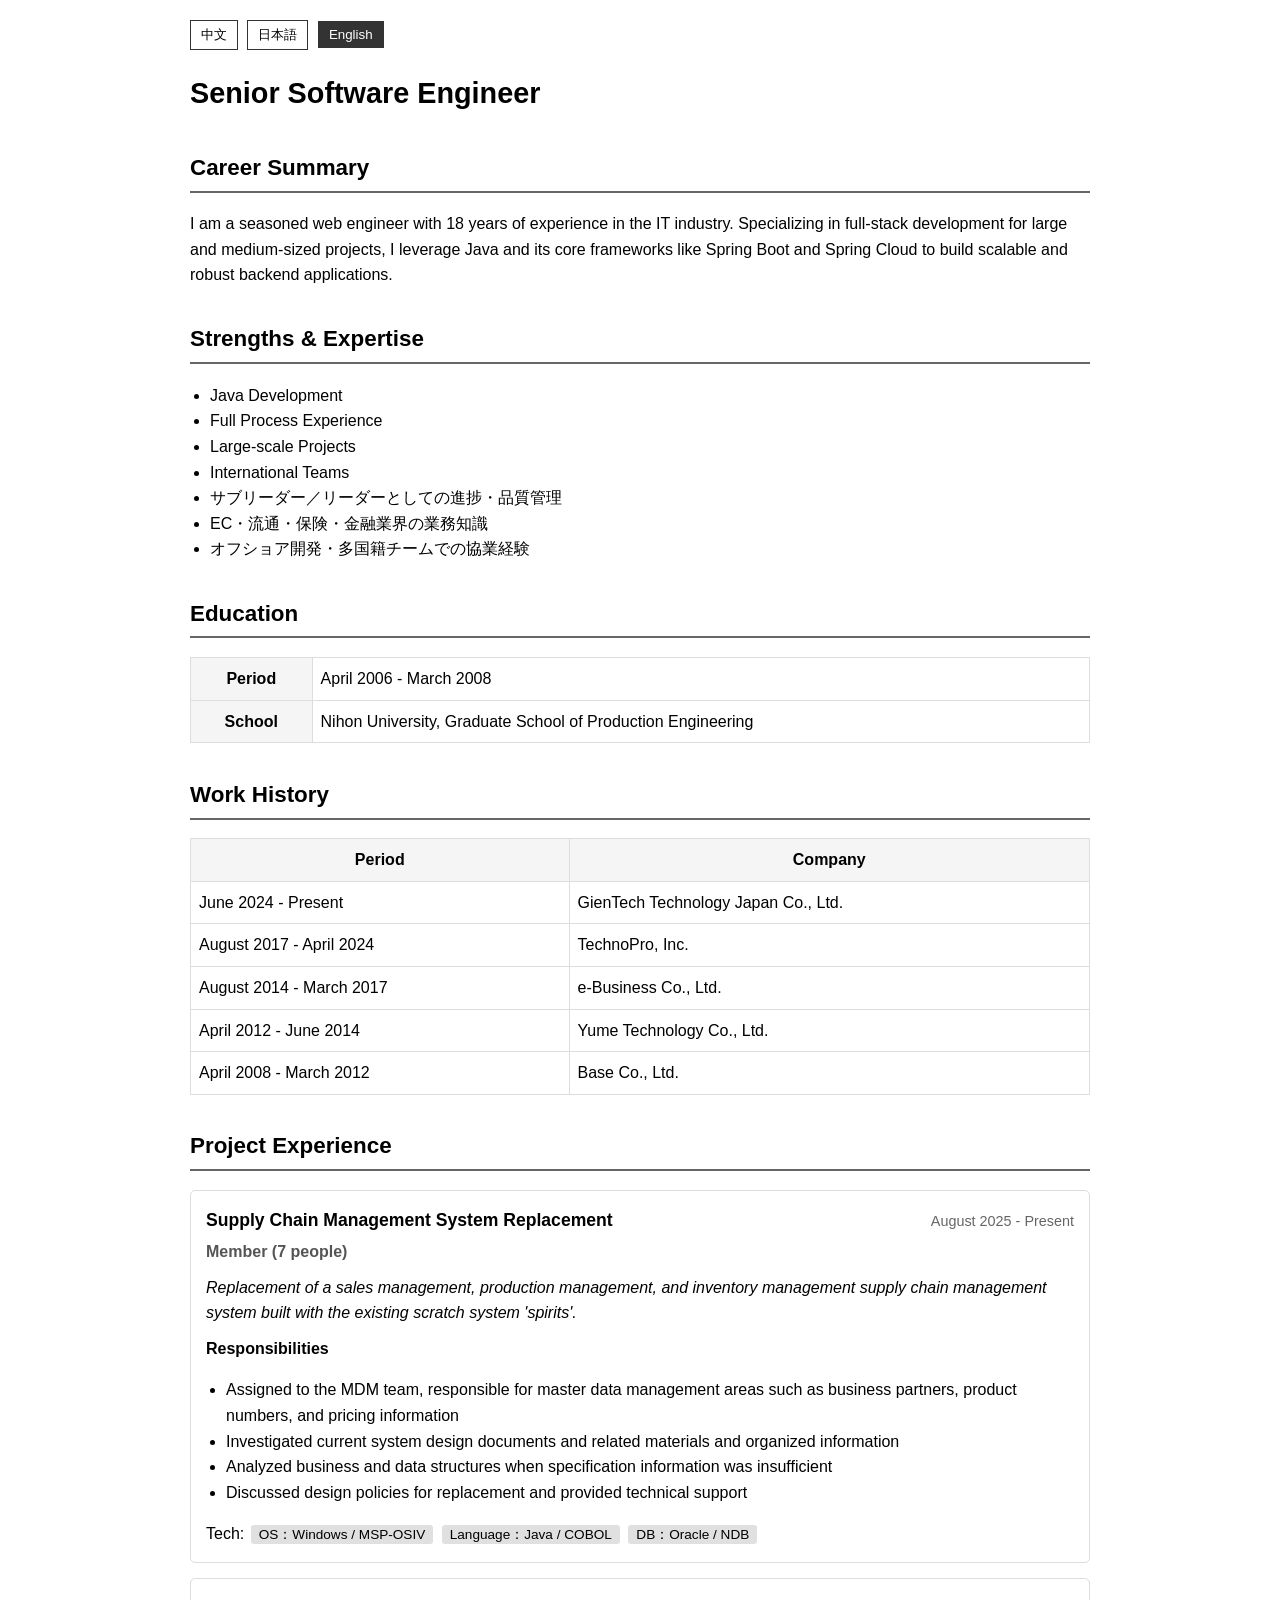
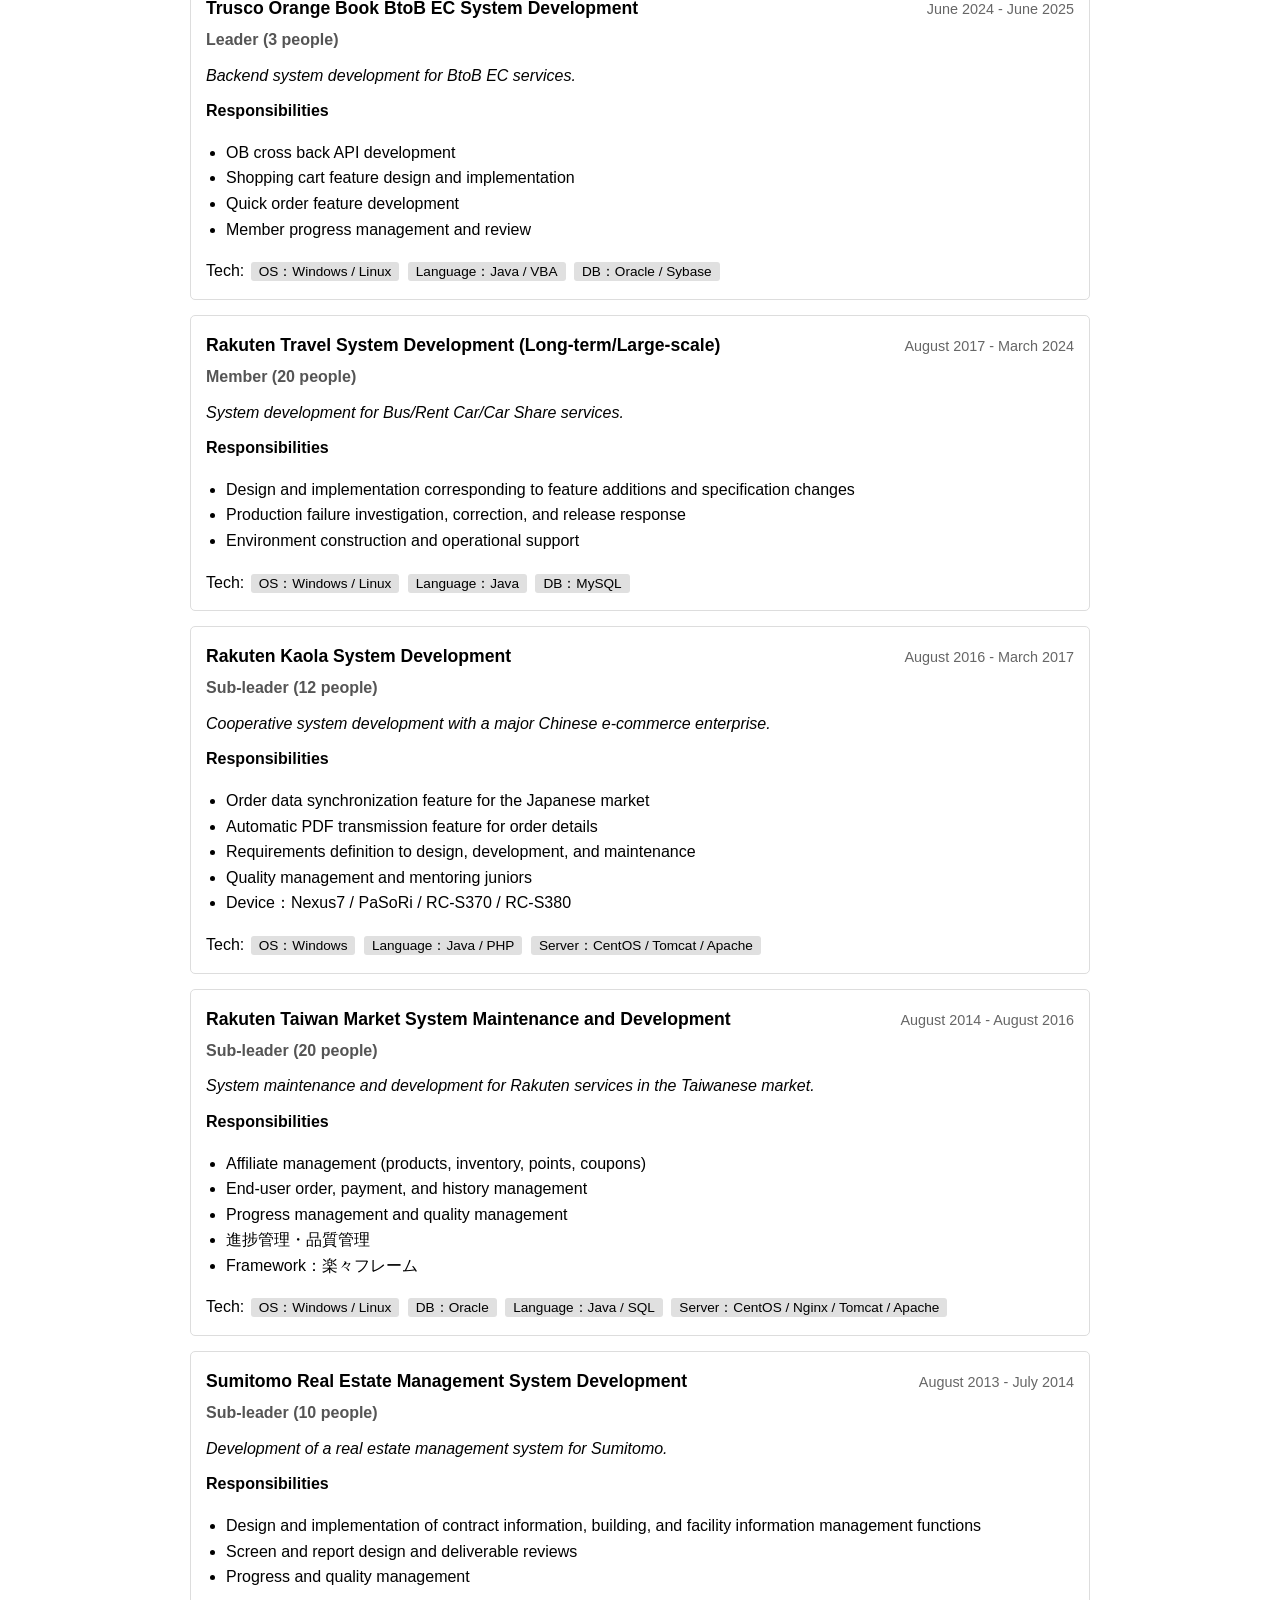
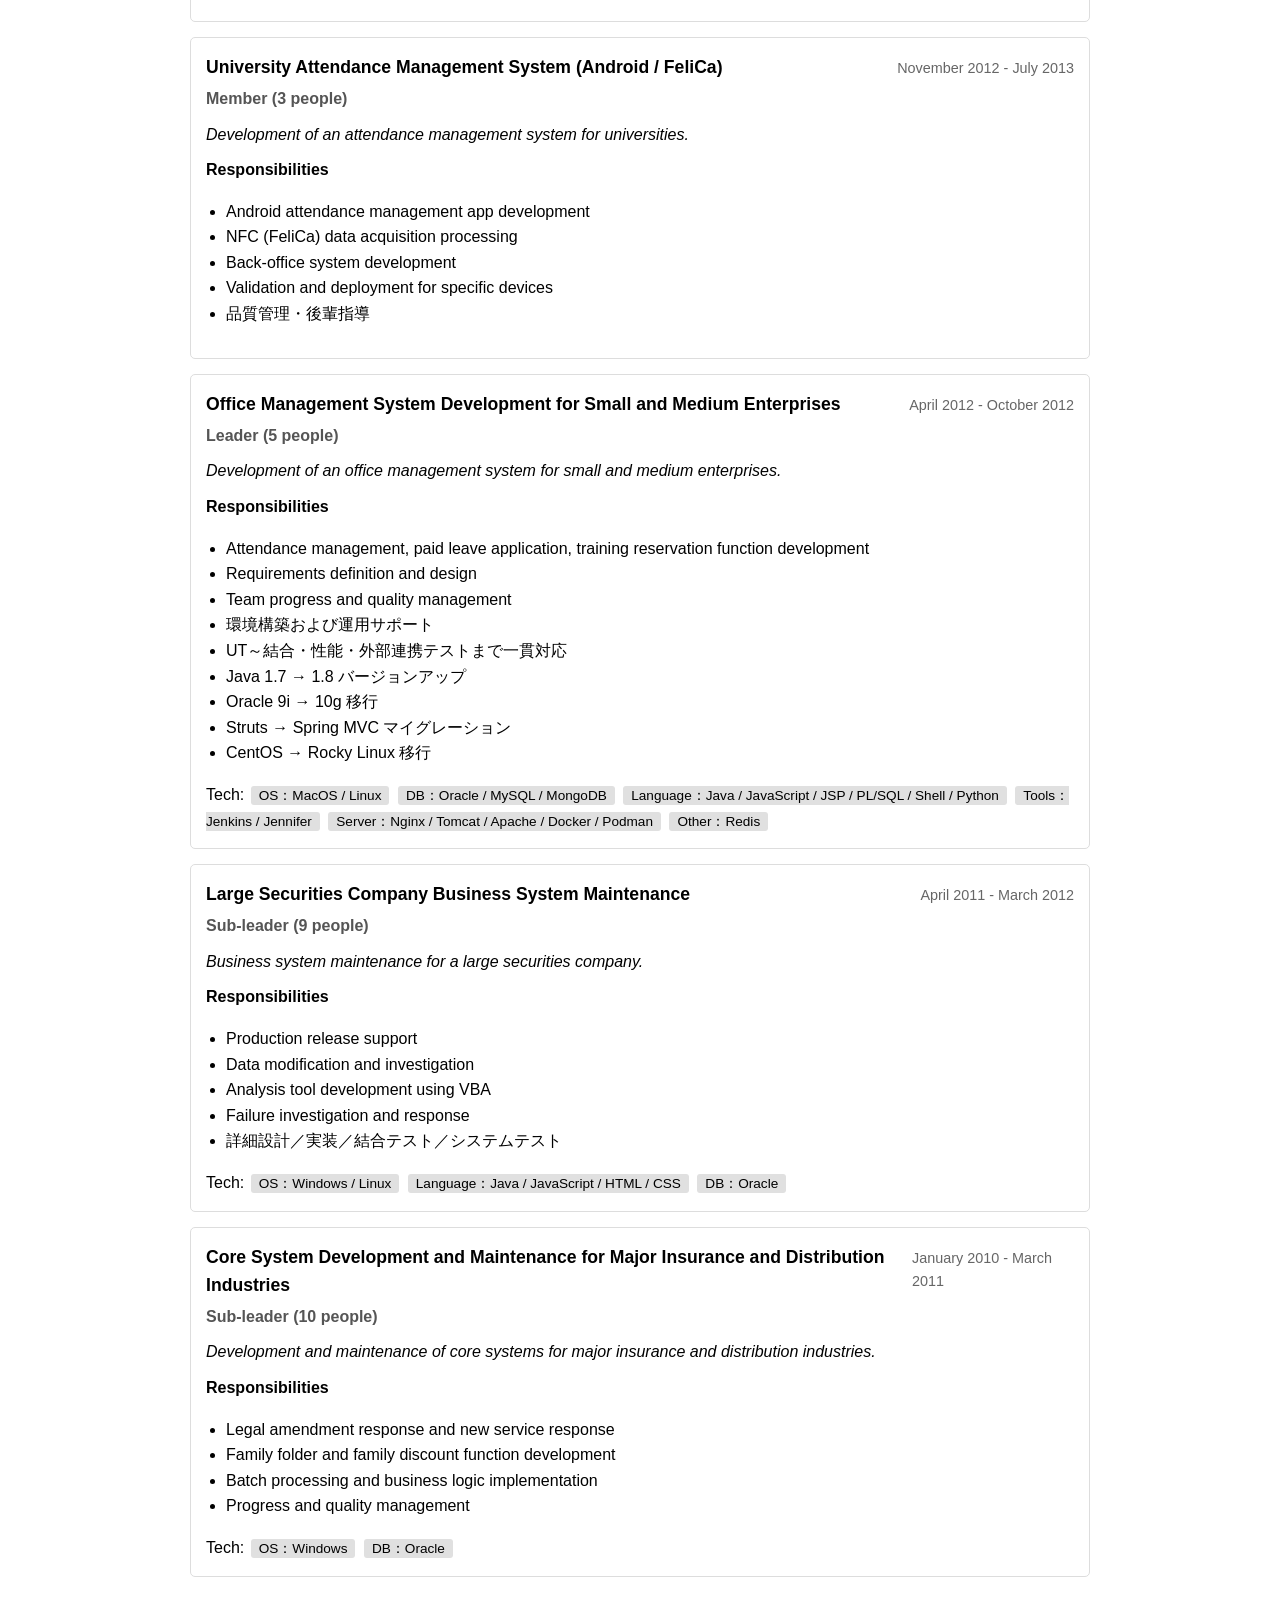
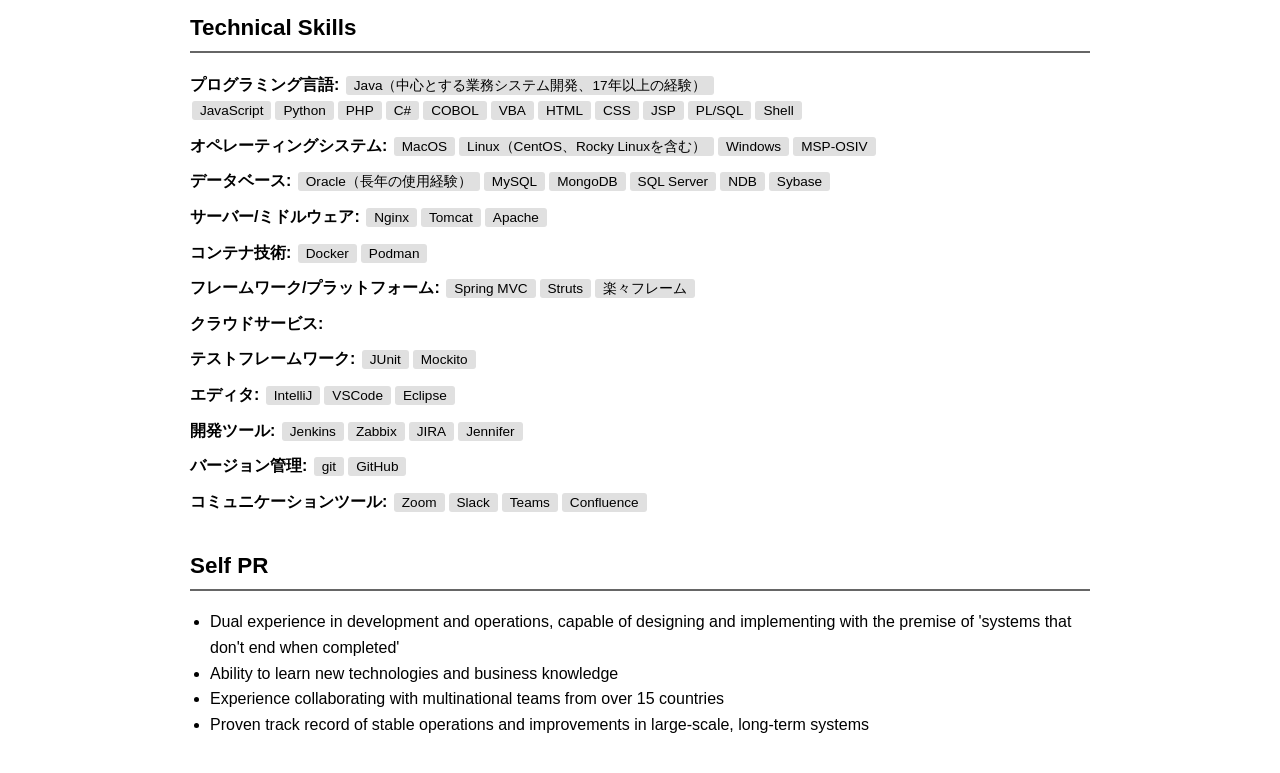
<file: index-generated.html>
<!DOCTYPE html>
<html lang="ja">
<head>
    <meta charset="UTF-8">
    <meta name="viewport" content="width=device-width, initial-scale=1.0">
    <title>職務経歴書</title>
    <style>
        body { font-family: "Helvetica Neue", Arial, sans-serif; max-width: 900px; margin: 0 auto; padding: 20px; line-height: 1.6; }
        h1 { font-size: 1.8em; margin-bottom: 0.5em; }
        h2 { font-size: 1.4em; border-bottom: 2px solid #666; padding-bottom: 5px; margin-top: 1.5em; }
        h3 { font-size: 1.1em; margin: 0; }
        h4 { font-size: 1em; margin: 10px 0 5px; }
        .project { border: 1px solid #ddd; padding: 15px; margin: 15px 0; border-radius: 5px; }
        .project-header { display: flex; justify-content: space-between; align-items: baseline; }
        .period { color: #666; font-size: 0.9em; }
        .role { font-weight: bold; color: #555; margin: 5px 0; }
        .overview { font-style: italic; margin: 10px 0; }
        .tech-tag { background: #e0e0e0; padding: 2px 8px; margin: 2px; border-radius: 3px; font-size: 0.85em; }
        .tech-env { margin-top: 10px; }
        ul { padding-left: 20px; }
        table { width: 100%; border-collapse: collapse; margin: 10px 0; }
        th, td { border: 1px solid #ddd; padding: 8px; }
        th { background: #f5f5f5; }
        .lang-btn { background: #fff; border: 1px solid #333; padding: 5px 10px; margin-right: 5px; cursor: pointer; }
        .lang-btn.active { background: #333; color: #fff; }
        .skill-category { margin: 10px 0; }
        .skill-items { display: inline; }
    </style>
</head>
<body>
    
    <div style="margin-bottom: 20px;">
        <button class="lang-btn" data-lang="zh">中文</button>
        <button class="lang-btn" data-lang="ja">日本語</button>
        <button class="lang-btn active" data-lang="en">English</button>
    </div>
    <h1 data-t="title">職務経歴書</h1>
    
    <h2 data-t="summary_title">Career Summary</h2>
    <p data-t="summary">EC・流通・保険・金融といった 高トラフィックかつ業務複雑度の高い業界 において、 18年以上 にわたり業務系システム開発に従事。 要件定義・基本設計などの 上流工程 から、 実装・各種テスト・本番リリース・運用保守まで、 システムライフサイクル全体を一貫して担当。 特に以下の分野に強みを持つ。</p>
    
    <h2 data-t="strengths_title">Key Strengths</h2>
    <ul>
        <li data-t="s1_title">Javaを中心とした業務システム開発（17年以上）</li>
        <li data-t="s2_title">要件定義～設計～開発～テスト～運用までの全工程経験</li>
        <li data-t="s3_title">大規模・長期プロジェクトにおける開発・保守の実務経験</li>
        <li data-t="s4_title">品質を意識したテスト設計・テスト実施</li>
        <li data-t="s5_title">サブリーダー／リーダーとしての進捗・品質管理</li>
        <li data-t="s6_title">EC・流通・保険・金融業界の業務知識</li>
        <li data-t="s7_title">オフショア開発・多国籍チームでの協業経験</li>
    </ul>
    
    <h2 data-t="edu_title">Education</h2>
    <table>
        <tr><th data-t="period_label">Period</th><td data-t="period_edu">2006年04月 ～ 2008年03月</td></tr>
        <tr><th data-t="school_label">School</th><td data-t="school">日本大学 生産工学研究科 電気電子工学専攻（大学院）</td></tr>
    </table>
    
    <h2 data-t="company_title">Work History</h2>
    <table>
        <tr><th data-t="period_label">Period</th><th data-t="company_label">Company</th></tr>
        <tr><td data-t="c1_period">2024年06月 ～ 現在</td><td data-t="c1">GienTech Japan株式会社</td></tr>
        <tr><td data-t="c2_period">2017年08月 ～ 2024年04月</td><td data-t="c2">株式会社テクノプロ（テクノプロ・エンジニアリング社）</td></tr>
        <tr><td data-t="c3_period">2014年08月 ～ 2017年03月</td><td data-t="c3">株式会社イー・ビジネス</td></tr>
        <tr><td data-t="c4_period">2012年04月 ～ 2014年06月</td><td data-t="c4">株式会社夢テクノロジー</td></tr>
        <tr><td data-t="c5_period">2008年04月 ～ 2012年03月</td><td data-t="c5">ベース株式会社</td></tr>
    </table>
    
    <h2 data-t="proj_title">Project Experience</h2>
    
    <div class="project">
        <div class="project-header">
            <h3 data-t="p1_title">大手保険業・流通業向け 基幹システム開発・保守</h3>
            <span class="period" data-t="p1_period">2010年01月 ～ 2011年03月</span>
        </div>
        <div class="role" data-t="p1_role">サブリーダー（10名）</div>
        <div class="overview" data-t="p1_overview"></div>
        <h4>Responsibilities</h4>
        <ul>
            <li data-t="p1_d1">法改正対応・新サービス対応</li>
            <li data-t="p1_d2">家族フォルダ／家族割引機能開発</li>
            <li data-t="p1_d3">バッチ処理・業務ロジック実装</li>
            <li data-t="p1_d4">進捗・品質管理</li>
        </ul>
        <div class="tech-env"><span data-t="tech_env">Tech: </span><span class="tech-tag">OS：Windows / MSP-OSIV</span> <span class="tech-tag">Language：Java / COBOL</span> <span class="tech-tag">DB：Oracle / NDB</span></div>
    </div>

    <div class="project">
        <div class="project-header">
            <h3 data-t="p2_title">大手証券会社 業務システム保守</h3>
            <span class="period" data-t="p2_period">2011年04月 ～ 2012年03月</span>
        </div>
        <div class="role" data-t="p2_role">サブリーダー（9名）</div>
        <div class="overview" data-t="p2_overview"></div>
        <h4>Responsibilities</h4>
        <ul>
            <li data-t="p2_d1">本番リリース対応</li>
            <li data-t="p2_d2">データ修正・調査</li>
            <li data-t="p2_d3">VBAによる分析ツール開発</li>
            <li data-t="p2_d4">障害調査・対応</li>
        </ul>
        <div class="tech-env"><span data-t="tech_env">Tech: </span><span class="tech-tag">OS：Windows / Linux</span> <span class="tech-tag">Language：Java / VBA</span> <span class="tech-tag">DB：Oracle / Sybase</span></div>
    </div>

    <div class="project">
        <div class="project-header">
            <h3 data-t="p3_title">中小企業向け 事務管理システム開発</h3>
            <span class="period" data-t="p3_period">2012年04月 ～ 2012年10月</span>
        </div>
        <div class="role" data-t="p3_role">リーダー（5名）</div>
        <div class="overview" data-t="p3_overview"></div>
        <h4>Responsibilities</h4>
        <ul>
            <li data-t="p3_d1">勤怠管理／有給申請／研修予約機能開発</li>
            <li data-t="p3_d2">要件定義・設計</li>
            <li data-t="p3_d3">チーム進捗・品質管理</li>
        </ul>
        <div class="tech-env"><span data-t="tech_env">Tech: </span><span class="tech-tag">OS：Windows / Linux</span> <span class="tech-tag">Language：Java</span> <span class="tech-tag">DB：MySQL</span></div>
    </div>

    <div class="project">
        <div class="project-header">
            <h3 data-t="p4_title">大学向け 出席管理システム（Android / FeliCa）</h3>
            <span class="period" data-t="p4_period">2012年11月 ～ 2013年07月</span>
        </div>
        <div class="role" data-t="p4_role">メンバー（3名）</div>
        <div class="overview" data-t="p4_overview"></div>
        <h4>Responsibilities</h4>
        <ul>
            <li data-t="p4_d1">Android出席管理アプリ開発</li>
            <li data-t="p4_d2">NFC（FeliCa）データ取得処理</li>
            <li data-t="p4_d3">バックオフィスシステム開発</li>
            <li data-t="p4_d4">特定デバイス向け検証・導入</li>
            <li data-t="p4_d5">Device：Nexus7 / PaSoRi / RC-S370 / RC-S380</li>
        </ul>
        <div class="tech-env"><span data-t="tech_env">Tech: </span><span class="tech-tag">OS：Windows</span> <span class="tech-tag">Language：Java / PHP</span> <span class="tech-tag">Server：CentOS / Tomcat / Apache</span></div>
    </div>

    <div class="project">
        <div class="project-header">
            <h3 data-t="p5_title">三井住友系 マンション管理システム開発</h3>
            <span class="period" data-t="p5_period">2013年08月 ～ 2014年07月</span>
        </div>
        <div class="role" data-t="p5_role">サブリーダー（10名）</div>
        <div class="overview" data-t="p5_overview"></div>
        <h4>Responsibilities</h4>
        <ul>
            <li data-t="p5_d1">契約情報／建物・設備情報管理機能の設計・実装</li>
            <li data-t="p5_d2">画面・帳票設計</li>
            <li data-t="p5_d3">成果物レビュー</li>
            <li data-t="p5_d4">進捗管理・品質管理</li>
            <li data-t="p5_d5">Framework：楽々フレーム</li>
        </ul>
        <div class="tech-env"><span data-t="tech_env">Tech: </span><span class="tech-tag">OS：Windows / Linux</span> <span class="tech-tag">DB：Oracle</span> <span class="tech-tag">Language：Java / SQL</span> <span class="tech-tag">Server：CentOS / Nginx / Tomcat / Apache</span></div>
    </div>

    <div class="project">
        <div class="project-header">
            <h3 data-t="p6_title">楽天 台湾市場 システム保守・開発</h3>
            <span class="period" data-t="p6_period">2014年08月 ～ 2016年08月</span>
        </div>
        <div class="role" data-t="p6_role">サブリーダー（20名）</div>
        <div class="overview" data-t="p6_overview"></div>
        <h4>Responsibilities</h4>
        <ul>
            <li data-t="p6_d1">加盟店管理（商品・在庫・ポイント・クーポン）</li>
            <li data-t="p6_d2">エンドユーザー向け注文・決済・履歴管理</li>
            <li data-t="p6_d3">進捗管理・品質管理</li>
        </ul>
        
    </div>

    <div class="project">
        <div class="project-header">
            <h3 data-t="p7_title">楽天 Kaola システム開発</h3>
            <span class="period" data-t="p7_period">2016年08月 ～ 2017年03月</span>
        </div>
        <div class="role" data-t="p7_role">サブリーダー（12名）</div>
        <div class="overview" data-t="p7_overview"></div>
        <h4>Responsibilities</h4>
        <ul>
            <li data-t="p7_d1">中国大手EC企業との連携システム開発</li>
            <li data-t="p7_d2">日本市場注文データ同期機能</li>
            <li data-t="p7_d3">注文内容PDF自動送信機能</li>
            <li data-t="p7_d4">要件定義～設計～開発～保守</li>
            <li data-t="p7_d5">品質管理・後輩指導</li>
        </ul>
        
    </div>

    <div class="project">
        <div class="project-header">
            <h3 data-t="p8_title">楽天トラベル システム開発（長期・大規模）</h3>
            <span class="period" data-t="p8_period">2017年08月 ～ 2024年03月</span>
        </div>
        <div class="role" data-t="p8_role">メンバー（20名）</div>
        <div class="overview" data-t="p8_overview"></div>
        <h4>Responsibilities</h4>
        <ul>
            <li data-t="p8_d1">Bus / Rent Car / Car Share</li>
            <li data-t="p8_d2">機能追加・仕様変更に伴う設計および実装</li>
            <li data-t="p8_d3">本番障害の調査・修正およびリリース対応</li>
            <li data-t="p8_d4">環境構築および運用サポート</li>
            <li data-t="p8_d5">UT～結合・性能・外部連携テストまで一貫対応</li>
            <li data-t="p8_d6">Java 1.7 → 1.8 バージョンアップ</li>
            <li data-t="p8_d7">Oracle 9i → 10g 移行</li>
            <li data-t="p8_d8">Struts → Spring MVC マイグレーション</li>
            <li data-t="p8_d9">CentOS → Rocky Linux 移行</li>
        </ul>
        <div class="tech-env"><span data-t="tech_env">Tech: </span><span class="tech-tag">OS：MacOS / Linux</span> <span class="tech-tag">DB：Oracle / MySQL / MongoDB</span> <span class="tech-tag">Language：Java / JavaScript / JSP / PL/SQL / Shell / Python</span> <span class="tech-tag">Tools：Jenkins / Jennifer</span> <span class="tech-tag">Server：Nginx / Tomcat / Apache / Docker / Podman</span> <span class="tech-tag">Other：Redis</span></div>
    </div>

    <div class="project">
        <div class="project-header">
            <h3 data-t="p9_title">トラスコ オレンジブック BtoB ECシステム開発</h3>
            <span class="period" data-t="p9_period">2024年06月 ～ 2025年06月</span>
        </div>
        <div class="role" data-t="p9_role">リーダー（3名）</div>
        <div class="overview" data-t="p9_overview">BtoB ECサービスにおけるバックエンドシステム開発。</div>
        <h4>Responsibilities</h4>
        <ul>
            <li data-t="p9_d1">OBクロスバックAPI開発</li>
            <li data-t="p9_d2">買い物カゴ機能の設計・実装</li>
            <li data-t="p9_d3">クイックオーダー機能の開発</li>
            <li data-t="p9_d4">メンバー進捗管理およびレビュー</li>
            <li data-t="p9_d5">詳細設計／実装／結合テスト／システムテスト</li>
        </ul>
        <div class="tech-env"><span data-t="tech_env">Tech: </span><span class="tech-tag">OS：Windows / Linux</span> <span class="tech-tag">Language：Java / JavaScript / HTML / CSS</span> <span class="tech-tag">DB：Oracle</span></div>
    </div>

    <div class="project">
        <div class="project-header">
            <h3 data-t="p10_title">サプライチェーン管理システム リプレース</h3>
            <span class="period" data-t="p10_period">2025年08月 ～</span>
        </div>
        <div class="role" data-t="p10_role">メンバー（7名）</div>
        <div class="overview" data-t="p10_overview">既存スクラッチシステム「spirits」により構築された</div>
        <h4>Responsibilities</h4>
        <ul>
            <li data-t="p10_d1">MDMチームに所属し、取引先・品番・価格情報などのマスタ管理領域を担当</li>
            <li data-t="p10_d2">現行システム設計書・関連資料の調査および情報整理</li>
            <li data-t="p10_d3">仕様情報が不足する状況下での業務・データ構造の分析</li>
            <li data-t="p10_d4">リプレースに向けた設計方針検討および技術的支援</li>
        </ul>
        <div class="tech-env"><span data-t="tech_env">Tech: </span><span class="tech-tag">OS：Windows</span> <span class="tech-tag">DB：Oracle</span></div>
    </div>
    
    <h2 data-t="skill_title">Technical Skills</h2>
    
    <div class="skill-category">
        <strong>プログラミング言語:</strong>
        <div class="skill-items"><span class="tech-tag">Java（中心とする業務システム開発、17年以上の経験）</span><span class="tech-tag">JavaScript</span><span class="tech-tag">Python</span><span class="tech-tag">PHP</span><span class="tech-tag">C#</span><span class="tech-tag">COBOL</span><span class="tech-tag">VBA</span><span class="tech-tag">HTML</span><span class="tech-tag">CSS</span><span class="tech-tag">JSP</span><span class="tech-tag">PL/SQL</span><span class="tech-tag">Shell</span></div>
    </div>

    <div class="skill-category">
        <strong>オペレーティングシステム:</strong>
        <div class="skill-items"><span class="tech-tag">MacOS</span><span class="tech-tag">Linux（CentOS、Rocky Linuxを含む）</span><span class="tech-tag">Windows</span><span class="tech-tag">MSP-OSIV</span></div>
    </div>

    <div class="skill-category">
        <strong>データベース:</strong>
        <div class="skill-items"><span class="tech-tag">Oracle（長年の使用経験）</span><span class="tech-tag">MySQL</span><span class="tech-tag">MongoDB</span><span class="tech-tag">SQL Server</span><span class="tech-tag">NDB</span><span class="tech-tag">Sybase</span></div>
    </div>

    <div class="skill-category">
        <strong>サーバー/ミドルウェア:</strong>
        <div class="skill-items"><span class="tech-tag">Nginx</span><span class="tech-tag">Tomcat</span><span class="tech-tag">Apache</span></div>
    </div>

    <div class="skill-category">
        <strong>コンテナ技術:</strong>
        <div class="skill-items"><span class="tech-tag">Docker</span><span class="tech-tag">Podman</span></div>
    </div>

    <div class="skill-category">
        <strong>フレームワーク/プラットフォーム:</strong>
        <div class="skill-items"><span class="tech-tag">Spring MVC</span><span class="tech-tag">Struts</span><span class="tech-tag">楽々フレーム</span></div>
    </div>

    <div class="skill-category">
        <strong>クラウドサービス:</strong>
        <div class="skill-items"></div>
    </div>

    <div class="skill-category">
        <strong>テストフレームワーク:</strong>
        <div class="skill-items"><span class="tech-tag">JUnit</span><span class="tech-tag">Mockito</span></div>
    </div>

    <div class="skill-category">
        <strong>エディタ:</strong>
        <div class="skill-items"><span class="tech-tag">IntelliJ</span><span class="tech-tag">VSCode</span><span class="tech-tag">Eclipse</span></div>
    </div>

    <div class="skill-category">
        <strong>開発ツール:</strong>
        <div class="skill-items"><span class="tech-tag">Jenkins</span><span class="tech-tag">Zabbix</span><span class="tech-tag">JIRA</span><span class="tech-tag">Jennifer</span></div>
    </div>

    <div class="skill-category">
        <strong>バージョン管理:</strong>
        <div class="skill-items"><span class="tech-tag">git</span><span class="tech-tag">GitHub</span></div>
    </div>

    <div class="skill-category">
        <strong>コミュニケーションツール:</strong>
        <div class="skill-items"><span class="tech-tag">Zoom</span><span class="tech-tag">Slack</span><span class="tech-tag">Teams</span><span class="tech-tag">Confluence</span></div>
    </div>
    
    <h2 data-t="pr_title">Self PR</h2>
    <ul>
        <li data-t="pr1">開発と運用の両方を経験し、</li>
        <li data-t="pr2">新技術・業務知識のキャッチアップ力</li>
        <li data-t="pr3">15カ国以上の多国籍チームでの協業経験</li>
        <li data-t="pr4">大規模・長期システムにおける安定運用・改善実績</li>
    </ul>
    <script src="app.js"></script>
</body>
</html>
</file>
<file: style.css>
:root {
    --bg: #0a0a0f;
    --card: #12121a;
    --border: #1e1e2e;
    --accent: #3b82f6;
    --accent2: #10b981;
    --text: #e2e8f0;
    --muted: #94a3b8;
}
* { margin: 0; padding: 0; box-sizing: border-box; }
body {
    font-family: -apple-system, BlinkMacSystemFont, 'Segoe UI', 'Noto Sans JP', sans-serif;
    background: var(--bg);
    color: var(--text);
    line-height: 1.7;
}
.lang-bar {
    position: fixed; top: 1rem; right: 1rem; z-index: 100;
    display: flex; gap: 0.25rem;
    background: rgba(18,18,26,0.85); backdrop-filter: blur(12px);
    border: 1px solid var(--border); border-radius: 9999px; padding: 0.25rem;
}
.lang-btn {
    padding: 0.35rem 0.75rem; border: none; background: transparent;
    color: var(--muted); border-radius: 9999px; cursor: pointer;
    font-size: 0.85rem; font-weight: 600; transition: all 0.2s;
}
.lang-btn.active { background: var(--accent); color: white; }
.lang-btn:hover:not(.active) { color: var(--text); }
.hero {
    min-height: 50vh; display: flex; align-items: center; justify-content: center;
    text-align: center; padding: 2rem; position: relative; overflow: hidden;
}
.hero::before {
    content: ''; position: absolute; top: -50%; left: -50%;
    width: 200%; height: 200%;
    background: radial-gradient(circle at 50% 50%, rgba(59,130,246,0.08) 0%, transparent 50%);
    animation: pulse 12s ease-in-out infinite;
}
@keyframes pulse {
    0%, 100% { transform: scale(1) rotate(0deg); }
    50% { transform: scale(1.05) rotate(3deg); }
}
.hero-content { position: relative; z-index: 1; max-width: 800px; }
.avatar {
    width: 100px; height: 100px; border-radius: 50%;
    background: linear-gradient(135deg, var(--accent), var(--accent2));
    margin: 0 auto 1.5rem; display: flex; align-items: center; justify-content: center;
    font-size: 2.5rem; font-weight: 700; color: white;
    box-shadow: 0 0 60px rgba(59,130,246,0.3);
}
h1 { font-size: clamp(1.8rem, 4vw, 2.5rem); font-weight: 800; margin-bottom: 0.5rem; }
.gradient-text {
    background: linear-gradient(135deg, var(--accent), var(--accent2));
    -webkit-background-clip: text; -webkit-text-fill-color: transparent;
}
.subtitle { font-size: 1.25rem; color: var(--muted); margin-bottom: 1rem; }
.summary { font-size: 1rem; color: var(--muted); margin-bottom: 1.5rem; max-width: 700px; text-align: left; margin: 0 auto; }
.contact-links { display: flex; gap: 1rem; justify-content: center; flex-wrap: wrap; }
.contact-link {
    padding: 0.75rem 1.5rem; background: var(--card);
    border: 1px solid var(--border); border-radius: 9999px;
    color: var(--text); text-decoration: none; font-size: 0.9rem; transition: all 0.3s;
}
.contact-link:hover { border-color: var(--accent); }
section { max-width: 900px; margin: 0 auto; padding: 2.5rem 2rem; }
h2 { font-size: 1.5rem; font-weight: 700; margin-bottom: 1.5rem; }
h2 span { border-bottom: 3px solid var(--accent); padding-bottom: 0.5rem; }
.section-note { font-size: 1rem; color: var(--muted); margin-bottom: 1.5rem; }
.strengths { display: grid; grid-template-columns: repeat(auto-fit, minmax(250px, 1fr)); gap: 1rem; margin-bottom: 2rem; }
.strength-item {
    background: var(--card); border: 1px solid var(--border); border-radius: 1rem;
    padding: 1.25rem;
}
.strength-item .icon { font-size: 1.5rem; margin-bottom: 0.5rem; }
.strength-item h3 { font-size: 1rem; margin-bottom: 0.5rem; color: var(--accent2); }
.strength-item p { color: var(--muted); font-size: 0.9rem; }
.company-table, .education-table {
    width: 100%; border-collapse: collapse; margin-bottom: 2rem;
}
.company-table th, .company-table td,
.education-table th, .education-table td {
    padding: 1rem; text-align: left; border-bottom: 1px solid var(--border);
}
.company-table th, .education-table th { color: var(--muted); font-weight: 600; font-size: 0.85rem; }
.company-table td, .education-table td { font-size: 0.95rem; }
.project-list { display: grid; gap: 2rem; }
.project {
    background: var(--card); border: 1px solid var(--border); border-radius: 1rem;
    padding: 1.5rem;
}
.project-header { display: flex; justify-content: space-between; align-items: flex-start; flex-wrap: wrap; gap: 0.5rem; margin-bottom: 1rem; }
.project h3 { font-size: 1.15rem; }
.project .period { color: var(--accent2); font-size: 0.9rem; font-weight: 600; }
.project .role { color: var(--muted); font-size: 0.9rem; margin-bottom: 0.75rem; }
.project .overview { color: var(--muted); font-size: 0.95rem; margin-bottom: 1rem; padding-left: 1rem; border-left: 3px solid var(--accent); }
.project h4 { font-size: 0.9rem; color: var(--text); margin: 1rem 0 0.5rem; font-weight: 600; }
.project ul { color: var(--muted); font-size: 0.9rem; padding-left: 1.25rem; margin-bottom: 0.75rem; }
.project ul li { margin-bottom: 0.25rem; }
.tech-env { display: flex; flex-wrap: wrap; gap: 0.5rem; margin-top: 1rem; }
.tech-env-title { font-size: 0.85rem; color: var(--muted); width: 100%; margin-bottom: 0.25rem; }
.tech-tag {
    padding: 0.2rem 0.6rem; background: rgba(59,130,246,0.15);
    border-radius: 9999px; font-size: 0.75rem;
}
.skills-grid { display: grid; grid-template-columns: repeat(auto-fit, minmax(200px, 1fr)); gap: 1rem; }
.skill-card {
    background: var(--card); border: 1px solid var(--border); border-radius: 1rem;
    padding: 1.25rem;
}
.skill-card h3 { font-size: 0.95rem; margin-bottom: 0.75rem; color: var(--accent2); }
.skill-tags { display: flex; flex-wrap: wrap; gap: 0.4rem; }
.skill-tag {
    padding: 0.2rem 0.6rem; background: rgba(59,130,246,0.15);
    border-radius: 9999px; font-size: 0.75rem;
}
.skills-list { display: grid; gap: 1.5rem; }
.skill-row { background: var(--card); border: 1px solid var(--border); border-radius: 1rem; padding: 1.25rem; }
.skill-row h3 { font-size: 0.95rem; margin-bottom: 0.75rem; color: var(--accent2); }
.skill-items { display: flex; flex-wrap: wrap; gap: 0.4rem; }
.skill-items .skill-tag {
    padding: 0.3rem 0.75rem; font-size: 0.8rem;
}
.pr-list { display: grid; gap: 1rem; }
.pr-item {
    background: var(--card); border: 1px solid var(--border); border-radius: 1rem;
    padding: 1.25rem; display: flex; align-items: flex-start; gap: 1rem;
}
.pr-icon { font-size: 1.5rem; }
.pr-text { color: var(--muted); font-size: 0.95rem; }
footer { text-align: center; padding: 3rem 2rem; color: var(--muted); font-size: 0.85rem; border-top: 1px solid var(--border); }
.reveal { opacity: 0; transform: translateY(30px); transition: all 0.8s ease; }
.reveal.visible { opacity: 1; transform: translateY(0); }
@media print {
    .lang-bar { display: none; }
    body { background: white; color: #333; }
    .card { background: #f5f5f5; border-color: #ddd; }
    .tech-tag, .skill-tag { background: #e0e0e0; }
    .gradient-text { -webkit-text-fill-color: #3b82f6; }
}
</file>
